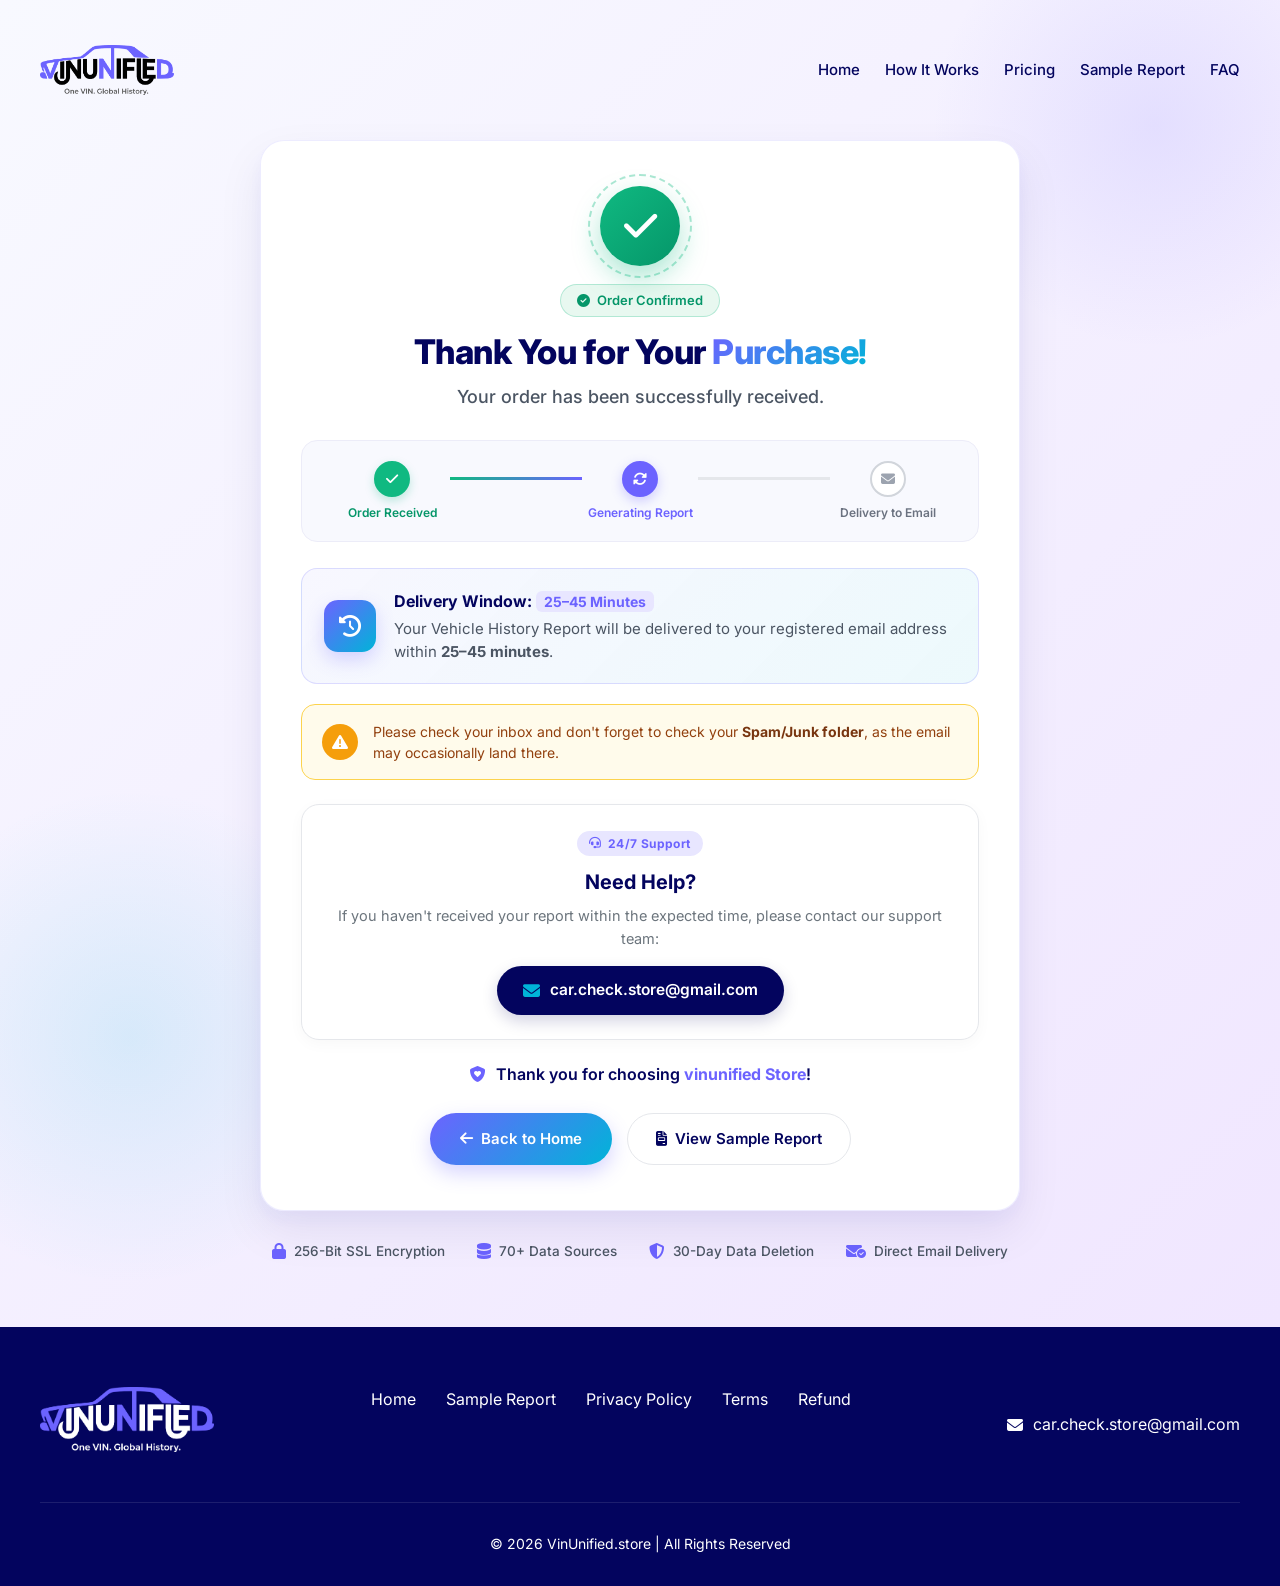
<file: thankyou.html>
<!DOCTYPE html>
<html lang="en">
<head>
    <meta charset="UTF-8">
    <meta name="viewport" content="width=device-width, initial-scale=1.0">
    <title>Thank You for Your Purchase | VinUnified</title>
    <meta name="description" content="Thank You for Your Purchase! Your order has been successfully received. Your Vehicle History Report will be delivered to your registered email address within 25–45 minutes.">
    
    <!-- Favicon -->
    <link rel="icon" type="image/png" sizes="32x32" href="assets/images/favicon.png">
    <link rel="icon" type="image/png" sizes="16x16" href="assets/images/favicon.png">
    <link rel="apple-touch-icon" href="assets/images/favicon.png">
    
    <!-- Font Awesome 6 -->
    <link rel="stylesheet" href="https://cdnjs.cloudflare.com/ajax/libs/font-awesome/6.5.1/css/all.min.css">
    
    <!-- Google Fonts -->
    <link href="https://fonts.googleapis.com/css2?family=Inter:opsz,wght@14..32,300;14..32,400;14..32,500;14..32,600;14..32,700;14..32,800&display=swap" rel="stylesheet">
    
    <!-- Main CSS -->
    <link rel="stylesheet" href="assets/css/style.css">

    <style>
        /* ============================================ */
        /* THANK YOU PAGE THEME */
        /* ============================================ */
        .thankyou-section {
            background: linear-gradient(135deg, #F8F9FF 0%, #F0E6FF 100%);
            padding: 30px 0 65px;
            position: relative;
            overflow: hidden;
        }

        .ambient-shape-1 {
            position: absolute;
            top: -100px;
            right: -100px;
            width: 450px;
            height: 450px;
            border-radius: 50%;
            background: radial-gradient(circle, rgba(108, 99, 255, 0.12) 0%, rgba(255, 255, 255, 0) 70%);
            pointer-events: none;
            z-index: 1;
        }

        .ambient-shape-2 {
            position: absolute;
            bottom: 40px;
            left: -120px;
            width: 500px;
            height: 500px;
            border-radius: 50%;
            background: radial-gradient(circle, rgba(0, 180, 216, 0.12) 0%, rgba(255, 255, 255, 0) 70%);
            pointer-events: none;
            z-index: 1;
        }

        .thankyou-content {
            position: relative;
            z-index: 2;
            max-width: 760px;
            margin: 30px auto 0;
            width: 100%;
        }

        .thankyou-card {
            background: rgba(255, 255, 255, 0.98);
            backdrop-filter: blur(15px);
            border-radius: 24px;
            padding: 45px 40px;
            box-shadow: 0 20px 45px rgba(3, 4, 94, 0.08), 0 8px 20px rgba(108, 99, 255, 0.04);
            border: 1px solid rgba(108, 99, 255, 0.12);
            text-align: center;
        }

        /* Celebratory Checkmark Icon */
        .success-icon-badge {
            width: 80px;
            height: 80px;
            margin: 0 auto 18px;
            background: linear-gradient(135deg, #10B981 0%, #059669 100%);
            border-radius: 50%;
            display: flex;
            align-items: center;
            justify-content: center;
            box-shadow: 0 12px 28px rgba(16, 185, 129, 0.35);
            position: relative;
        }

        .success-icon-badge::after {
            content: '';
            position: absolute;
            width: 100px;
            height: 100px;
            border-radius: 50%;
            border: 2px dashed rgba(16, 185, 129, 0.35);
            animation: spinRing 20s linear infinite;
        }

        @keyframes spinRing {
            to { transform: rotate(360deg); }
        }

        .success-icon-badge i {
            font-size: 38px;
            color: #FFFFFF;
        }

        .order-confirmed-pill {
            display: inline-flex;
            align-items: center;
            gap: 7px;
            background: #E8F8F0;
            color: #059669;
            font-weight: 600;
            font-size: 13px;
            padding: 5px 16px;
            border-radius: 50px;
            margin-bottom: 14px;
            border: 1px solid rgba(16, 185, 129, 0.25);
        }

        .thankyou-card h1 {
            font-size: 34px;
            font-weight: 800;
            color: var(--blue-dark);
            line-height: 1.25;
            margin-bottom: 10px;
            letter-spacing: -0.5px;
        }

        .thankyou-subtitle {
            font-size: 18px;
            color: #4B5563;
            font-weight: 500;
            margin-bottom: 28px;
        }

        /* Order Progress Tracker */
        .order-progress-box {
            background: #F8F9FE;
            border: 1px solid #ECECF8;
            border-radius: 16px;
            padding: 20px 24px;
            margin-bottom: 26px;
        }

        .order-progress-steps {
            display: flex;
            align-items: center;
            justify-content: space-between;
            position: relative;
        }

        .prog-step {
            display: flex;
            flex-direction: column;
            align-items: center;
            gap: 8px;
            flex: 1;
            z-index: 2;
        }

        .prog-circle {
            width: 36px;
            height: 36px;
            border-radius: 50%;
            display: flex;
            align-items: center;
            justify-content: center;
            font-size: 14px;
            background: white;
            border: 2px solid #D1D5DB;
            color: #9CA3AF;
            transition: all 0.3s;
        }

        .prog-step.done .prog-circle {
            background: #10B981;
            border-color: #10B981;
            color: white;
            box-shadow: 0 4px 10px rgba(16, 185, 129, 0.25);
        }

        .prog-step.processing .prog-circle {
            background: var(--purple-primary);
            border-color: var(--purple-primary);
            color: white;
            box-shadow: 0 4px 12px rgba(108, 99, 255, 0.3);
        }

        .prog-title {
            font-size: 12px;
            font-weight: 600;
            color: #6B7280;
            text-align: center;
            line-height: 1.3;
        }

        .prog-step.done .prog-title {
            color: #059669;
        }

        .prog-step.processing .prog-title {
            color: var(--purple-primary);
        }

        .prog-connector {
            height: 3px;
            flex-grow: 1;
            background: #E5E7EB;
            margin: 0 -8px 24px;
            z-index: 1;
        }

        .prog-connector.active {
            background: linear-gradient(90deg, #10B981, var(--purple-primary));
        }

        /* Delivery Time Box */
        .delivery-notice-box {
            display: flex;
            align-items: center;
            text-align: left;
            gap: 18px;
            background: linear-gradient(135deg, rgba(108, 99, 255, 0.05), rgba(0, 180, 216, 0.07));
            border: 1.5px solid rgba(108, 99, 255, 0.2);
            border-radius: 16px;
            padding: 20px 22px;
            margin-bottom: 20px;
        }

        .delivery-notice-icon {
            width: 52px;
            height: 52px;
            min-width: 52px;
            background: linear-gradient(135deg, var(--purple-primary), var(--blue-primary));
            border-radius: 14px;
            display: flex;
            align-items: center;
            justify-content: center;
            color: white;
            font-size: 22px;
            box-shadow: 0 8px 18px rgba(108, 99, 255, 0.25);
        }

        .delivery-notice-text h4 {
            font-size: 16px;
            font-weight: 700;
            color: var(--blue-dark);
            margin-bottom: 4px;
        }

        .delivery-notice-text p {
            font-size: 15px;
            color: #4B5563;
            line-height: 1.5;
            margin: 0;
        }

        .delivery-highlight-tag {
            background: var(--purple-light);
            color: var(--purple-primary);
            font-weight: 700;
            padding: 2px 8px;
            border-radius: 6px;
            font-size: 14px;
        }

        /* Spam / Junk Alert Callout */
        .spam-alert-box {
            display: flex;
            align-items: center;
            text-align: left;
            gap: 15px;
            background: #FFFBEB;
            border: 1.5px solid #FCD34D;
            border-radius: 14px;
            padding: 16px 20px;
            margin-bottom: 24px;
        }

        .spam-alert-icon {
            width: 36px;
            height: 36px;
            min-width: 36px;
            background: #F59E0B;
            color: white;
            border-radius: 50%;
            display: flex;
            align-items: center;
            justify-content: center;
            font-size: 16px;
        }

        .spam-alert-text {
            font-size: 14px;
            color: #92400E;
            line-height: 1.5;
        }

        .spam-alert-text strong {
            color: #78350F;
        }

        /* Need Help Support Card */
        .help-support-box {
            background: white;
            border: 1.5px solid #E5E7EB;
            border-radius: 18px;
            padding: 24px 22px;
            margin-bottom: 22px;
            text-align: center;
            box-shadow: 0 4px 15px rgba(0, 0, 0, 0.03);
        }

        .help-support-badge {
            display: inline-flex;
            align-items: center;
            gap: 6px;
            background: var(--purple-light);
            color: var(--purple-primary);
            font-size: 12px;
            font-weight: 700;
            padding: 3px 12px;
            border-radius: 50px;
            margin-bottom: 10px;
            letter-spacing: 0.4px;
        }

        .help-support-box h3 {
            font-size: 20px;
            font-weight: 700;
            color: var(--blue-dark);
            margin-bottom: 6px;
        }

        .help-support-box p {
            font-size: 14.5px;
            color: var(--gray);
            margin-bottom: 16px;
        }

        .support-email-pill {
            display: inline-flex;
            align-items: center;
            gap: 10px;
            background: var(--blue-dark);
            color: white !important;
            font-size: 15.5px;
            font-weight: 600;
            padding: 12px 26px;
            border-radius: 50px;
            text-decoration: none;
            transition: all 0.3s ease;
            box-shadow: 0 6px 16px rgba(3, 4, 94, 0.18);
        }

        .support-email-pill:hover {
            background: var(--purple-primary);
            transform: translateY(-2px);
            box-shadow: 0 10px 22px rgba(108, 99, 255, 0.3);
        }

        .support-email-pill i {
            color: #00B4D8;
            font-size: 17px;
        }

        /* Thank you closing note */
        .store-closing-text {
            font-size: 16px;
            font-weight: 600;
            color: var(--blue-dark);
            margin-bottom: 25px;
        }

        .store-closing-text span {
            color: var(--purple-primary);
            font-weight: 700;
        }

        /* Buttons */
        .thankyou-btn-row {
            display: flex;
            gap: 15px;
            justify-content: center;
            flex-wrap: wrap;
        }

        .btn-thankyou-primary {
            display: inline-flex;
            align-items: center;
            gap: 8px;
            background: linear-gradient(135deg, var(--purple-primary), var(--blue-primary));
            color: white !important;
            padding: 13px 30px;
            border-radius: 50px;
            font-weight: 600;
            font-size: 15px;
            text-decoration: none;
            box-shadow: 0 8px 20px rgba(108, 99, 255, 0.28);
            transition: all 0.3s ease;
        }

        .btn-thankyou-primary:hover {
            transform: translateY(-2px);
            box-shadow: 0 12px 25px rgba(108, 99, 255, 0.38);
        }

        .btn-thankyou-outline {
            display: inline-flex;
            align-items: center;
            gap: 8px;
            background: white;
            color: var(--blue-dark) !important;
            border: 1.5px solid #E5E7EB;
            padding: 13px 28px;
            border-radius: 50px;
            font-weight: 600;
            font-size: 15px;
            text-decoration: none;
            transition: all 0.3s ease;
        }

        .btn-thankyou-outline:hover {
            border-color: var(--purple-primary);
            color: var(--purple-primary) !important;
            background: var(--purple-light);
            transform: translateY(-2px);
        }

        /* Trust Stats Bar */
        .trust-stats-row {
            margin-top: 30px;
            display: flex;
            justify-content: center;
            gap: 32px;
            flex-wrap: wrap;
        }

        .trust-stat-item {
            display: flex;
            align-items: center;
            gap: 8px;
            font-size: 13.5px;
            color: #4B5563;
            font-weight: 500;
        }

        .trust-stat-item i {
            color: var(--purple-primary);
            font-size: 16px;
        }

        /* Responsive */
        @media (max-width: 768px) {
            .thankyou-card {
                padding: 35px 20px;
                border-radius: 20px;
            }

            .thankyou-card h1 {
                font-size: 26px;
            }

            .thankyou-subtitle {
                font-size: 15px;
                margin-bottom: 20px;
            }

            .order-progress-box {
                padding: 16px 12px;
            }

            .prog-circle {
                width: 32px;
                height: 32px;
                font-size: 12px;
            }

            .prog-title {
                font-size: 10.5px;
            }

            .delivery-notice-box {
                flex-direction: column;
                align-items: flex-start;
                gap: 12px;
                padding: 16px 18px;
            }

            .delivery-notice-icon {
                width: 44px;
                height: 44px;
                min-width: 44px;
                font-size: 18px;
            }

            .spam-alert-box {
                flex-direction: column;
                align-items: flex-start;
                gap: 10px;
                padding: 14px 16px;
            }

            .support-email-pill {
                width: 100%;
                justify-content: center;
                font-size: 14px;
                padding: 12px 16px;
            }

            .thankyou-btn-row {
                flex-direction: column;
            }

            .btn-thankyou-primary, .btn-thankyou-outline {
                width: 100%;
                justify-content: center;
            }

            .trust-stats-row {
                flex-direction: column;
                align-items: center;
                gap: 12px;
            }
        }
    </style>
</head>

<body>
    <!-- Top Hero Section Containing Navigation and Thank You Content -->
    <section class="thankyou-section">
        <div class="ambient-shape-1"></div>
        <div class="ambient-shape-2"></div>

        <div class="container">
            <!-- Navigation (Exact Home Page Theme) -->
            <nav class="navbar">
                <div class="logo">
                    <a href="index.php" style="display: flex; align-items: center;">
                        <img src="assets/images/vinunified-nav.png" alt="VinUnified Logo" class="logo-img">
                    </a>
                </div>
                
                <button class="hamburger" id="hamburgerBtn" aria-label="Toggle navigation menu">
                    <i class="fas fa-bars"></i>
                </button>
                
                <div class="nav-links" id="navLinks">
                    <a href="index.php">Home</a>
                    <a href="index.php#how-it-works">How It Works</a>
                    <a href="index.php#pricing">Pricing</a>
                    <a href="sample-report.php">Sample Report</a>
                    <a href="index.php#faq">FAQ</a>
                </div>
            </nav>
            <div class="menu-overlay" id="menuOverlay"></div>

            <!-- Main Thank You Card Content -->
            <div class="thankyou-content">
                <div class="thankyou-card">
                    
                    <!-- Checkmark Icon with Spinning Ring -->
                    <div class="success-icon-badge">
                        <i class="fas fa-check"></i>
                    </div>

                    <!-- Status Pill -->
                    <div>
                        <span class="order-confirmed-pill">
                            <i class="fas fa-circle-check"></i> Order Confirmed
                        </span>
                    </div>

                    <!-- Heading -->
                    <h1>Thank You for Your <span class="gradient-text">Purchase!</span></h1>
                    <p class="thankyou-subtitle">Your order has been successfully received.</p>

                    <!-- Order Progress Stepper -->
                    <div class="order-progress-box">
                        <div class="order-progress-steps">
                            <div class="prog-step done">
                                <div class="prog-circle"><i class="fas fa-check"></i></div>
                                <div class="prog-title">Order Received</div>
                            </div>
                            <div class="prog-connector active"></div>
                            <div class="prog-step processing">
                                <div class="prog-circle"><i class="fas fa-rotate fa-spin"></i></div>
                                <div class="prog-title">Generating Report</div>
                            </div>
                            <div class="prog-connector"></div>
                            <div class="prog-step">
                                <div class="prog-circle"><i class="fas fa-envelope"></i></div>
                                <div class="prog-title">Delivery to Email</div>
                            </div>
                        </div>
                    </div>

                    <!-- Delivery Notice Box -->
                    <div class="delivery-notice-box">
                        <div class="delivery-notice-icon">
                            <i class="fas fa-clock-rotate-left"></i>
                        </div>
                        <div class="delivery-notice-text">
                            <h4>Delivery Window: <span class="delivery-highlight-tag">25–45 Minutes</span></h4>
                            <p>Your Vehicle History Report will be delivered to your registered email address within <strong>25–45 minutes</strong>.</p>
                        </div>
                    </div>

                    <!-- Spam / Junk Notice Box -->
                    <div class="spam-alert-box">
                        <div class="spam-alert-icon">
                            <i class="fas fa-triangle-exclamation"></i>
                        </div>
                        <div class="spam-alert-text">
                            Please check your inbox and don't forget to check your <strong>Spam/Junk folder</strong>, as the email may occasionally land there.
                        </div>
                    </div>

                    <!-- Need Help Support Card -->
                    <div class="help-support-box">
                        <span class="help-support-badge"><i class="fas fa-headset"></i> 24/7 Support</span>
                        <h3>Need Help?</h3>
                        <p>If you haven't received your report within the expected time, please contact our support team:</p>
                        <a href="mailto:car.check.store@gmail.com" class="support-email-pill">
                            <i class="fas fa-envelope"></i>
                            <span>car.check.store@gmail.com</span>
                        </a>
                    </div>

                    <!-- Brand Closing -->
                    <div class="store-closing-text">
                        <i class="fas fa-shield-heart" style="color: #6C63FF; margin-right: 6px;"></i> Thank you for choosing <span>vinunified Store</span>!
                    </div>

                    <!-- Action Buttons -->
                    <div class="thankyou-btn-row">
                        <a href="index.php" class="btn-thankyou-primary">
                            <i class="fas fa-arrow-left"></i> Back to Home
                        </a>
                        <a href="sample-report.php" class="btn-thankyou-outline">
                            <i class="fas fa-file-invoice"></i> View Sample Report
                        </a>
                    </div>

                </div>

                <!-- Trust Stats Row -->
                <div class="trust-stats-row">
                    <div class="trust-stat-item">
                        <i class="fas fa-lock"></i>
                        <span>256-Bit SSL Encryption</span>
                    </div>
                    <div class="trust-stat-item">
                        <i class="fas fa-database"></i>
                        <span>70+ Data Sources</span>
                    </div>
                    <div class="trust-stat-item">
                        <i class="fas fa-shield-alt"></i>
                        <span>30-Day Data Deletion</span>
                    </div>
                    <div class="trust-stat-item">
                        <i class="fas fa-envelope-circle-check"></i>
                        <span>Direct Email Delivery</span>
                    </div>
                </div>

            </div>
        </div>
    </section>

    <!-- Footer (Matching Home Page) -->
    <footer class="footer">
        <div class="container">
            <div class="footer-content">
                <div class="footer-logo">
                    <img src="assets/images/vinunified-footer.png" alt="VinUnified Logo" class="footer-logo-img">
                </div>
                <div class="footer-links">
                    <a href="index.php">Home</a>
                    <a href="sample-report.php">Sample Report</a>
                    <a href="legal.php">Privacy Policy</a>
                    <a href="legal.php">Terms</a>
                    <a href="legal.php">Refund</a>
                </div>
                <div class="footer-contact">
                    <i class="fas fa-envelope"></i> car.check.store@gmail.com
                </div>
            </div>
            <div class="footer-bottom">
                <p>&copy; 2026 VinUnified.store | All Rights Reserved</p>
            </div>
        </div>
    </footer>

    <!-- Mobile Navigation Script -->
    <script>
    (function() {
        const hamburger = document.getElementById('hamburgerBtn');
        const navLinks = document.getElementById('navLinks');
        const overlay = document.getElementById('menuOverlay');
        
        if (!hamburger || !navLinks || !overlay) return;
        
        function openMenu() {
            navLinks.classList.add('active');
            overlay.classList.add('active');
            document.body.style.overflow = 'hidden';
            hamburger.innerHTML = '<i class="fas fa-times"></i>';
        }
        
        function closeMenu() {
            navLinks.classList.remove('active');
            overlay.classList.remove('active');
            document.body.style.overflow = '';
            hamburger.innerHTML = '<i class="fas fa-bars"></i>';
        }
        
        hamburger.addEventListener('click', function(e) {
            e.stopPropagation();
            if (navLinks.classList.contains('active')) {
                closeMenu();
            } else {
                openMenu();
            }
        });
        
        overlay.addEventListener('click', closeMenu);
        
        document.querySelectorAll('.nav-links a').forEach(link => {
            link.addEventListener('click', closeMenu);
        });
        
        window.addEventListener('resize', function() {
            if (window.innerWidth > 768 && navLinks.classList.contains('active')) {
                closeMenu();
            }
        });
    })();
    </script>
</body>
</html>
</file>
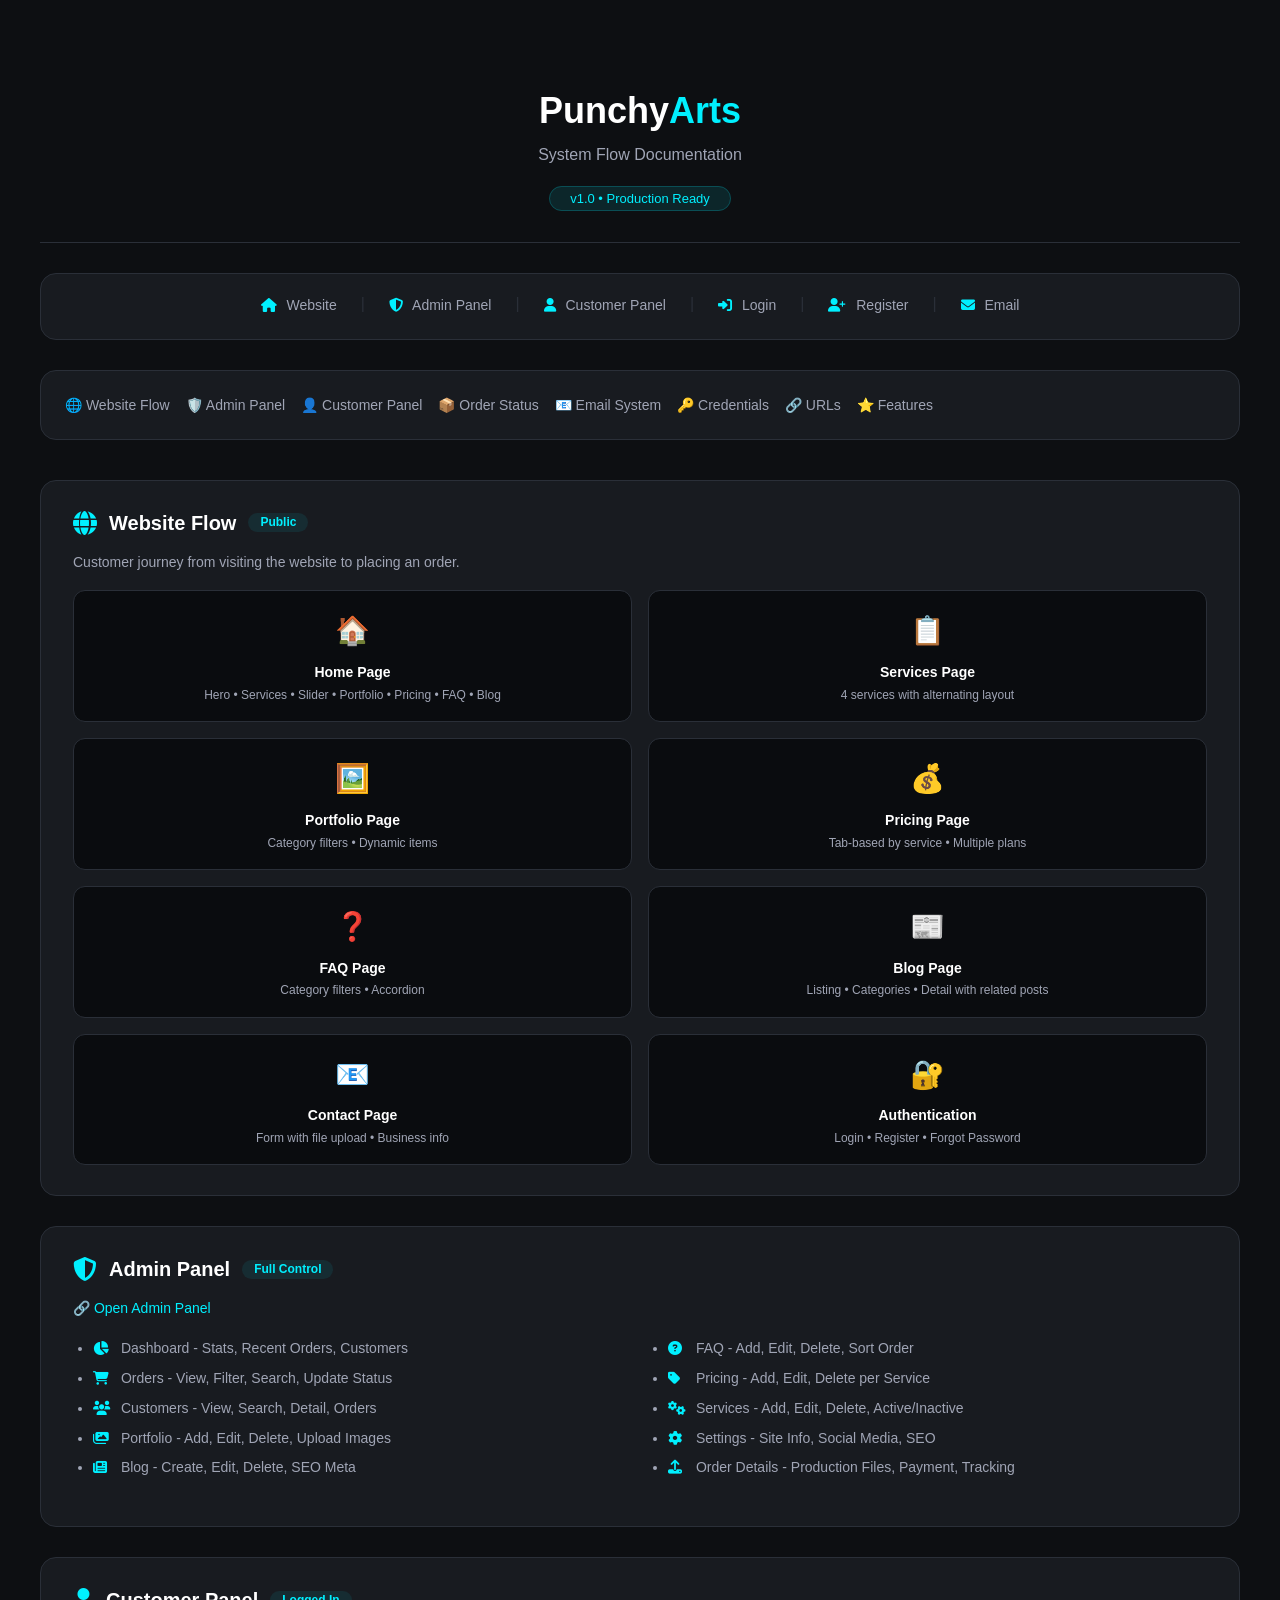
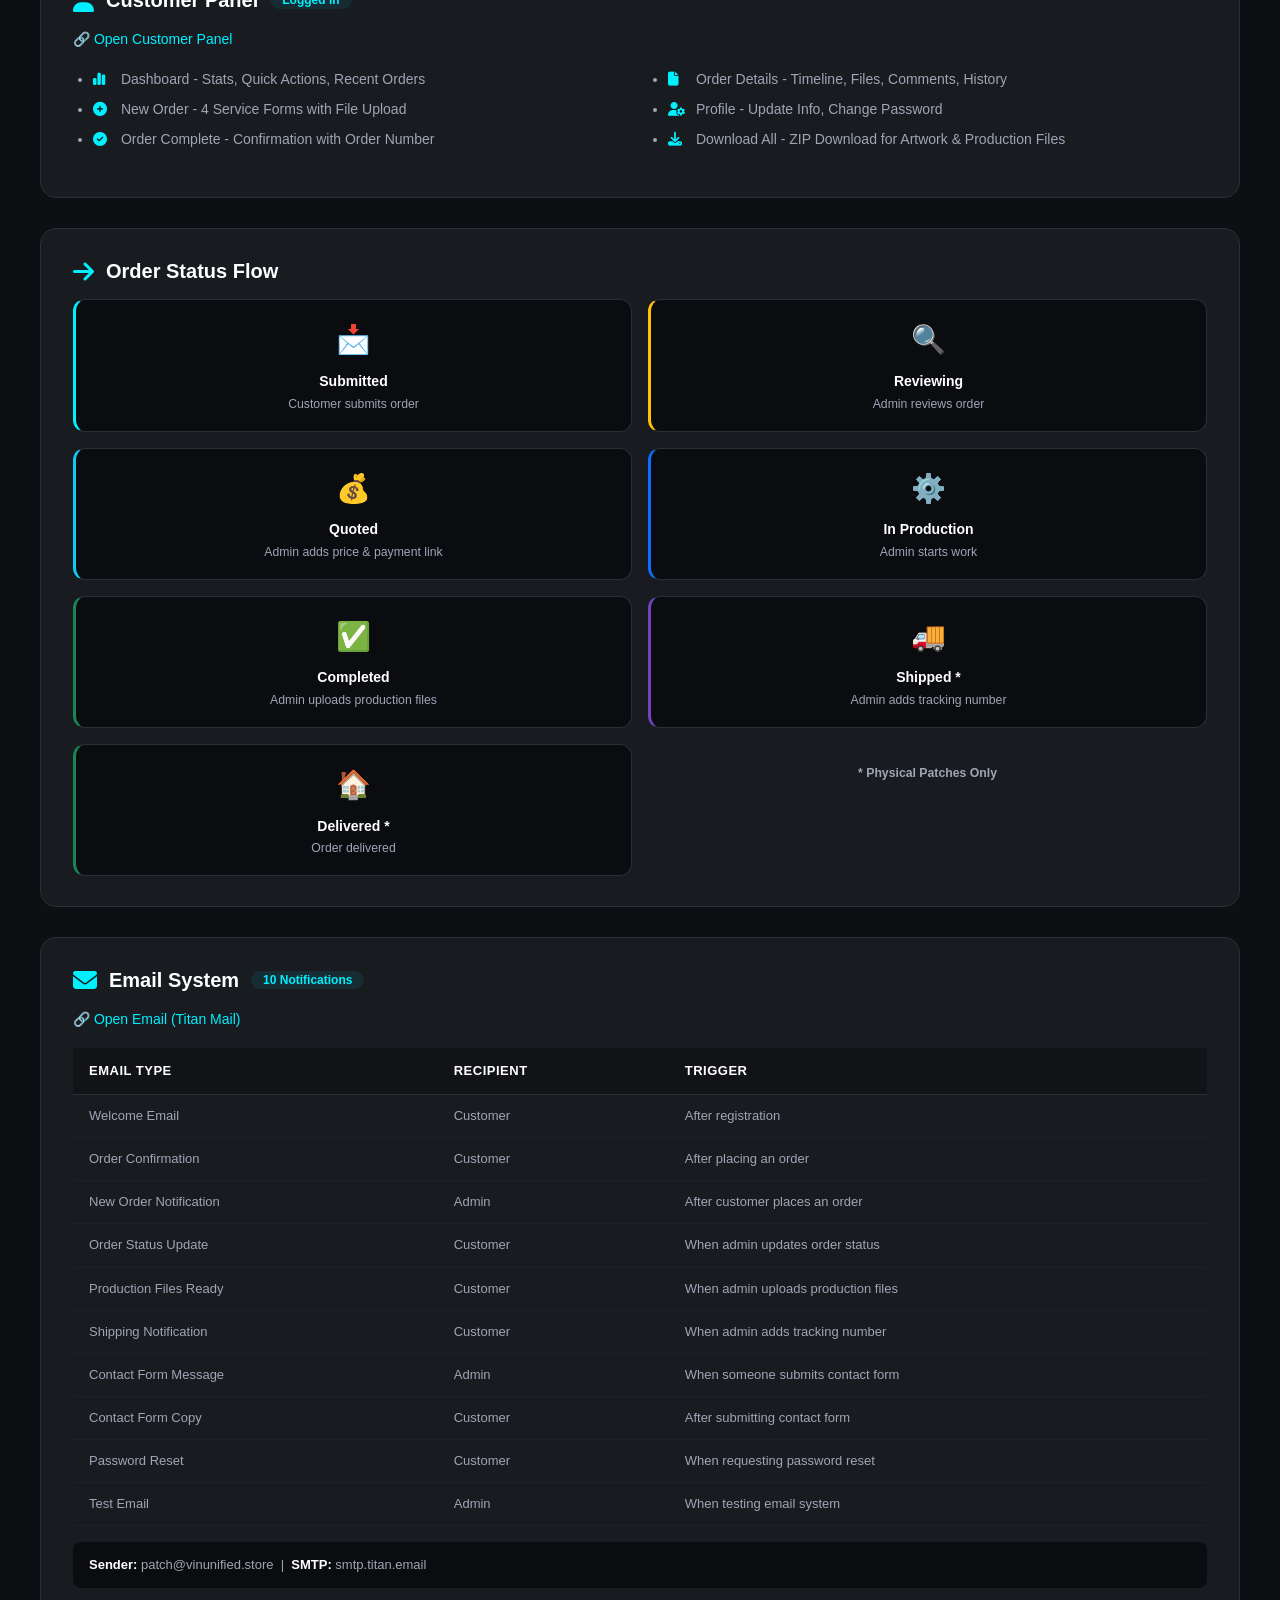
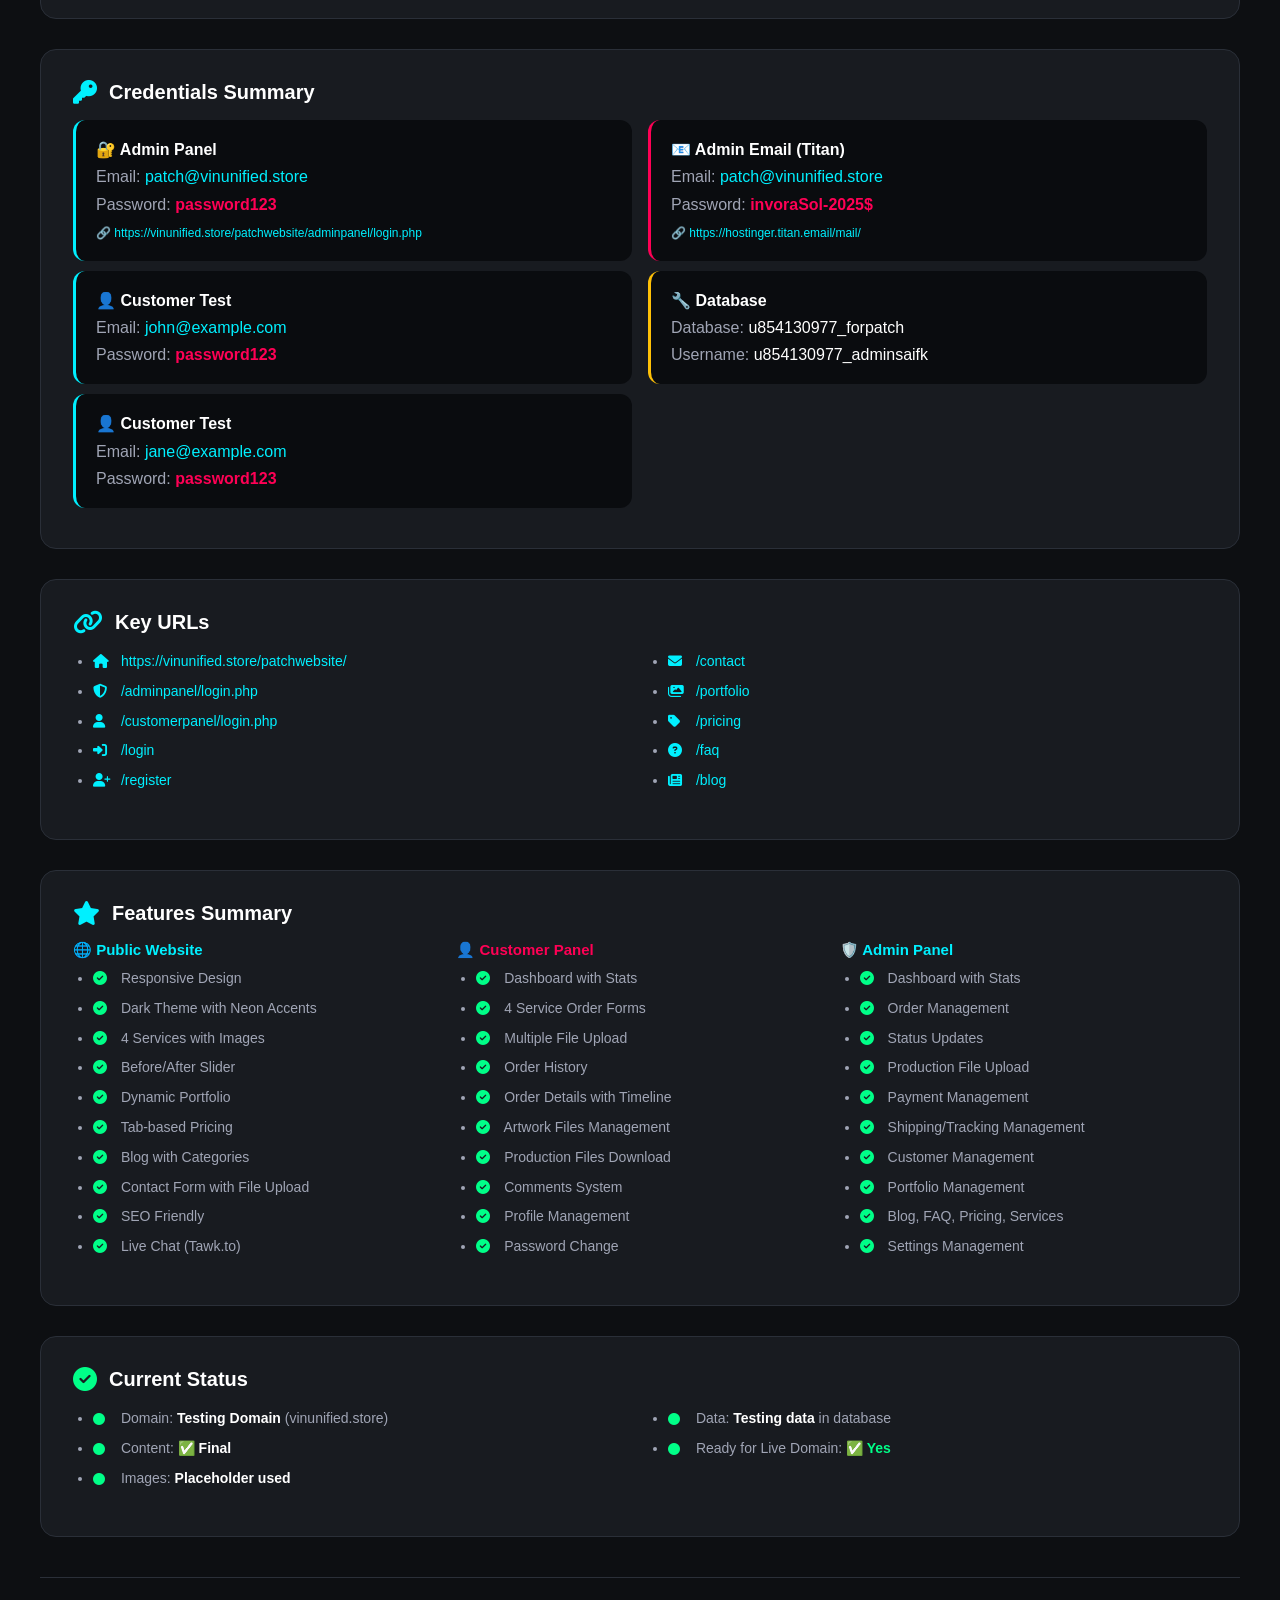
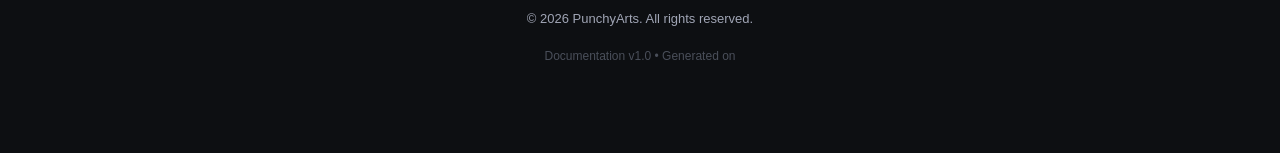
<file: patchwebsite/documentation.html>
<!DOCTYPE html>
<html lang="en">
<head>
    <meta charset="UTF-8">
    <meta name="viewport" content="width=device-width, initial-scale=1.0">
    <title>PunchyArts - System Documentation</title>
    <link href="https://cdn.jsdelivr.net/npm/bootstrap@5.3.0/dist/css/bootstrap.min.css" rel="stylesheet">
    <link rel="stylesheet" href="https://cdnjs.cloudflare.com/ajax/libs/font-awesome/6.5.0/css/all.min.css">
    <style>
        :root {
            --bg-dark: #0D0F12;
            --bg-card: #181B20;
            --cyan: #00F0FF;
            --magenta: #FF0055;
            --white: #FFFFFF;
            --muted: #A0A5B5;
            --border-color: #2A2F38;
            --radius: 16px;
        }
        * {
            font-family: 'Inter', -apple-system, BlinkMacSystemFont, 'Segoe UI', Roboto, sans-serif;
        }
        body {
            background: var(--bg-dark);
            color: var(--white);
            padding: 40px 20px;
            line-height: 1.7;
        }
        .doc-wrapper {
            max-width: 1200px;
            margin: 0 auto;
        }
        /* Header */
        .doc-header {
            text-align: center;
            padding: 40px 0 30px;
            border-bottom: 1px solid var(--border-color);
            margin-bottom: 30px;
        }
        .doc-header .logo {
            font-size: 36px;
            font-weight: 800;
        }
        .doc-header .logo span {
            color: var(--cyan);
        }
        .doc-header p {
            color: var(--muted);
            font-size: 16px;
        }
        .doc-header .badge-version {
            background: rgba(0, 240, 255, 0.1);
            color: var(--cyan);
            padding: 4px 20px;
            border-radius: 50px;
            font-size: 13px;
            border: 1px solid rgba(0, 240, 255, 0.2);
        }

        /* Quick Links - Top */
        .quick-links {
            background: var(--bg-card);
            border: 1px solid var(--border-color);
            border-radius: var(--radius);
            padding: 16px 24px;
            margin-bottom: 30px;
            display: flex;
            flex-wrap: wrap;
            gap: 12px 24px;
            justify-content: center;
        }
        .quick-links a {
            color: var(--muted);
            text-decoration: none;
            font-size: 14px;
            font-weight: 500;
            transition: all 0.3s ease;
            padding: 4px 0;
            border-bottom: 2px solid transparent;
        }
        .quick-links a:hover {
            color: var(--cyan);
            border-bottom-color: var(--cyan);
        }
        .quick-links a i {
            margin-right: 6px;
            color: var(--cyan);
        }
        .quick-links .separator {
            color: var(--border-color);
        }

        /* Navigation */
        .doc-nav {
            background: var(--bg-card);
            border: 1px solid var(--border-color);
            border-radius: var(--radius);
            padding: 20px 24px;
            margin-bottom: 40px;
        }
        .doc-nav ul {
            list-style: none;
            padding: 0;
            margin: 0;
            display: flex;
            flex-wrap: wrap;
            gap: 8px 16px;
        }
        .doc-nav ul li a {
            color: var(--muted);
            text-decoration: none;
            font-size: 14px;
            font-weight: 500;
            padding: 4px 0;
            transition: all 0.3s ease;
            border-bottom: 2px solid transparent;
        }
        .doc-nav ul li a:hover {
            color: var(--cyan);
            border-bottom-color: var(--cyan);
        }

        /* Cards */
        .doc-card {
            background: var(--bg-card);
            border: 1px solid var(--border-color);
            border-radius: var(--radius);
            padding: 30px 32px;
            margin-bottom: 30px;
            transition: all 0.3s ease;
        }
        .doc-card:hover {
            border-color: rgba(0, 240, 255, 0.15);
        }
        .doc-card .card-icon {
            color: var(--cyan);
            font-size: 24px;
            margin-right: 12px;
        }
        .doc-card h3 {
            font-weight: 700;
            font-size: 20px;
            margin-bottom: 16px;
            display: flex;
            align-items: center;
        }
        .doc-card h3 .badge-count {
            background: rgba(0, 240, 255, 0.08);
            color: var(--cyan);
            font-size: 12px;
            padding: 2px 12px;
            border-radius: 20px;
            margin-left: 12px;
            font-weight: 600;
        }
        .doc-card p, .doc-card li {
            color: var(--muted);
            font-size: 14px;
        }
        .doc-card ul {
            padding-left: 20px;
        }
        .doc-card ul li {
            margin-bottom: 6px;
        }
        .doc-card ul li i {
            color: var(--cyan);
            margin-right: 8px;
            width: 16px;
        }
        .doc-card .grid-2 {
            display: grid;
            grid-template-columns: 1fr 1fr;
            gap: 16px;
        }
        .doc-card .grid-3 {
            display: grid;
            grid-template-columns: repeat(3, 1fr);
            gap: 16px;
        }
        .doc-card .grid-4 {
            display: grid;
            grid-template-columns: repeat(4, 1fr);
            gap: 16px;
        }

        /* Flow Diagram */
        .flow-box {
            background: #0A0C0F;
            border: 1px solid var(--border-color);
            border-radius: 12px;
            padding: 16px 20px;
            text-align: center;
            font-weight: 600;
            font-size: 14px;
            transition: all 0.3s ease;
        }
        .flow-box:hover {
            border-color: var(--cyan);
        }
        .flow-box .flow-icon {
            display: block;
            font-size: 28px;
            margin-bottom: 6px;
            color: var(--cyan);
        }

        /* Table */
        .table-custom {
            width: 100%;
            border-collapse: collapse;
        }
        .table-custom thead th {
            background: rgba(0, 0, 0, 0.3);
            color: var(--white);
            font-weight: 600;
            font-size: 13px;
            text-transform: uppercase;
            letter-spacing: 0.5px;
            padding: 12px 16px;
            border-bottom: 1px solid var(--border-color);
            text-align: left;
        }
        .table-custom tbody td {
            padding: 10px 16px;
            border-bottom: 1px solid rgba(255, 255, 255, 0.03);
            color: var(--muted);
            font-size: 13px;
        }
        .table-custom tbody tr:hover {
            background: rgba(255, 255, 255, 0.02);
        }
        .table-custom a {
            color: var(--cyan);
            text-decoration: none;
        }
        .table-custom a:hover {
            text-decoration: underline;
        }

        /* Badges */
        .badge-status {
            padding: 3px 14px;
            border-radius: 20px;
            font-size: 12px;
            font-weight: 600;
        }
        .badge-status.success {
            background: rgba(0, 255, 136, 0.12);
            color: #00ff88;
        }
        .badge-status.info {
            background: rgba(0, 240, 255, 0.12);
            color: var(--cyan);
        }
        .badge-status.warning {
            background: rgba(255, 193, 7, 0.12);
            color: #ffc107;
        }

        /* Credentials Box */
        .cred-box {
            background: #0A0C0F;
            border-radius: 12px;
            padding: 16px 20px;
            border-left: 3px solid var(--cyan);
            margin-bottom: 10px;
        }
        .cred-box strong {
            color: var(--white);
        }
        .cred-box span {
            color: var(--muted);
        }
        .cred-box .pass {
            color: var(--magenta);
            font-weight: 600;
        }
        .cred-box a {
            color: var(--cyan);
            text-decoration: none;
        }
        .cred-box a:hover {
            text-decoration: underline;
        }

        /* URL Link Style */
        .url-link {
            color: var(--cyan) !important;
            text-decoration: none !important;
            font-weight: 500;
        }
        .url-link:hover {
            text-decoration: underline !important;
        }

        /* Footer */
        .doc-footer {
            text-align: center;
            padding: 30px 0;
            border-top: 1px solid var(--border-color);
            margin-top: 40px;
            color: var(--muted);
            font-size: 13px;
        }

        /* Responsive */
        @media (max-width: 768px) {
            .doc-card .grid-2,
            .doc-card .grid-3,
            .doc-card .grid-4 {
                grid-template-columns: 1fr;
            }
            .doc-nav ul {
                flex-direction: column;
                gap: 4px;
            }
            .doc-card {
                padding: 20px;
            }
            .doc-header .logo {
                font-size: 28px;
            }
            body {
                padding: 16px;
            }
            .quick-links {
                flex-direction: column;
                align-items: center;
                gap: 6px;
            }
            .quick-links .separator {
                display: none;
            }
        }
        @media (max-width: 576px) {
            .doc-card .grid-2,
            .doc-card .grid-3,
            .doc-card .grid-4 {
                grid-template-columns: 1fr;
            }
        }
    </style>
</head>
<body>

<div class="doc-wrapper">

    <!-- ============================================
    HEADER
    ============================================ -->
    <div class="doc-header">
        <div class="logo">Punchy<span>Arts</span></div>
        <p>System Flow Documentation</p>
        <span class="badge-version">v1.0 • Production Ready</span>
    </div>

    <!-- ============================================
    QUICK LINKS - TOP
    ============================================ -->
    <div class="quick-links">
        <a href="https://vinunified.store/patchwebsite/" target="_blank"><i class="fas fa-home"></i> Website</a>
        <span class="separator">|</span>
        <a href="https://vinunified.store/patchwebsite/adminpanel/login.php" target="_blank"><i class="fas fa-shield-alt"></i> Admin Panel</a>
        <span class="separator">|</span>
        <a href="https://vinunified.store/patchwebsite/customerpanel/login.php" target="_blank"><i class="fas fa-user"></i> Customer Panel</a>
        <span class="separator">|</span>
        <a href="https://vinunified.store/patchwebsite/login" target="_blank"><i class="fas fa-sign-in-alt"></i> Login</a>
        <span class="separator">|</span>
        <a href="https://vinunified.store/patchwebsite/register" target="_blank"><i class="fas fa-user-plus"></i> Register</a>
        <span class="separator">|</span>
        <a href="https://hostinger.titan.email/mail/" target="_blank"><i class="fas fa-envelope"></i> Email</a>
    </div>

    <!-- ============================================
    NAVIGATION
    ============================================ -->
    <div class="doc-nav">
        <ul>
            <li><a href="#website">🌐 Website Flow</a></li>
            <li><a href="#admin">🛡️ Admin Panel</a></li>
            <li><a href="#customer">👤 Customer Panel</a></li>
            <li><a href="#order-status">📦 Order Status</a></li>
            <li><a href="#email">📧 Email System</a></li>
            <li><a href="#credentials">🔑 Credentials</a></li>
            <li><a href="#urls">🔗 URLs</a></li>
            <li><a href="#features">⭐ Features</a></li>
        </ul>
    </div>

    <!-- ============================================
    WEBSITE FLOW
    ============================================ -->
    <div id="website" class="doc-card">
        <h3><i class="fas fa-globe card-icon"></i> Website Flow <span class="badge-count">Public</span></h3>
        <p>Customer journey from visiting the website to placing an order.</p>

        <div class="grid-2" style="margin-top:16px;">
            <div class="flow-box">
                <span class="flow-icon">🏠</span>
                Home Page
                <small style="display:block;color:var(--muted);font-weight:400;font-size:12px;">Hero • Services • Slider • Portfolio • Pricing • FAQ • Blog</small>
            </div>
            <div class="flow-box">
                <span class="flow-icon">📋</span>
                Services Page
                <small style="display:block;color:var(--muted);font-weight:400;font-size:12px;">4 services with alternating layout</small>
            </div>
            <div class="flow-box">
                <span class="flow-icon">🖼️</span>
                Portfolio Page
                <small style="display:block;color:var(--muted);font-weight:400;font-size:12px;">Category filters • Dynamic items</small>
            </div>
            <div class="flow-box">
                <span class="flow-icon">💰</span>
                Pricing Page
                <small style="display:block;color:var(--muted);font-weight:400;font-size:12px;">Tab-based by service • Multiple plans</small>
            </div>
            <div class="flow-box">
                <span class="flow-icon">❓</span>
                FAQ Page
                <small style="display:block;color:var(--muted);font-weight:400;font-size:12px;">Category filters • Accordion</small>
            </div>
            <div class="flow-box">
                <span class="flow-icon">📰</span>
                Blog Page
                <small style="display:block;color:var(--muted);font-weight:400;font-size:12px;">Listing • Categories • Detail with related posts</small>
            </div>
            <div class="flow-box">
                <span class="flow-icon">📧</span>
                Contact Page
                <small style="display:block;color:var(--muted);font-weight:400;font-size:12px;">Form with file upload • Business info</small>
            </div>
            <div class="flow-box">
                <span class="flow-icon">🔐</span>
                Authentication
                <small style="display:block;color:var(--muted);font-weight:400;font-size:12px;">Login • Register • Forgot Password</small>
            </div>
        </div>
    </div>

    <!-- ============================================
    ADMIN PANEL
    ============================================ -->
    <div id="admin" class="doc-card">
        <h3><i class="fas fa-shield-alt card-icon"></i> Admin Panel <span class="badge-count">Full Control</span></h3>
        <p><a href="https://vinunified.store/patchwebsite/adminpanel/login.php" target="_blank" class="url-link">🔗 Open Admin Panel</a></p>

        <div class="grid-2">
            <div>
                <ul>
                    <li><i class="fas fa-chart-pie"></i> Dashboard - Stats, Recent Orders, Customers</li>
                    <li><i class="fas fa-shopping-cart"></i> Orders - View, Filter, Search, Update Status</li>
                    <li><i class="fas fa-users"></i> Customers - View, Search, Detail, Orders</li>
                    <li><i class="fas fa-images"></i> Portfolio - Add, Edit, Delete, Upload Images</li>
                    <li><i class="fas fa-newspaper"></i> Blog - Create, Edit, Delete, SEO Meta</li>
                </ul>
            </div>
            <div>
                <ul>
                    <li><i class="fas fa-question-circle"></i> FAQ - Add, Edit, Delete, Sort Order</li>
                    <li><i class="fas fa-tag"></i> Pricing - Add, Edit, Delete per Service</li>
                    <li><i class="fas fa-cogs"></i> Services - Add, Edit, Delete, Active/Inactive</li>
                    <li><i class="fas fa-cog"></i> Settings - Site Info, Social Media, SEO</li>
                    <li><i class="fas fa-upload"></i> Order Details - Production Files, Payment, Tracking</li>
                </ul>
            </div>
        </div>
    </div>

    <!-- ============================================
    CUSTOMER PANEL
    ============================================ -->
    <div id="customer" class="doc-card">
        <h3><i class="fas fa-user card-icon"></i> Customer Panel <span class="badge-count">Logged In</span></h3>
        <p><a href="https://vinunified.store/patchwebsite/customerpanel/login.php" target="_blank" class="url-link">🔗 Open Customer Panel</a></p>

        <div class="grid-2">
            <div>
                <ul>
                    <li><i class="fas fa-chart-simple"></i> Dashboard - Stats, Quick Actions, Recent Orders</li>
                    <li><i class="fas fa-plus-circle"></i> New Order - 4 Service Forms with File Upload</li>
                    <li><i class="fas fa-check-circle"></i> Order Complete - Confirmation with Order Number</li>
                </ul>
            </div>
            <div>
                <ul>
                    <li><i class="fas fa-file"></i> Order Details - Timeline, Files, Comments, History</li>
                    <li><i class="fas fa-user-cog"></i> Profile - Update Info, Change Password</li>
                    <li><i class="fas fa-download"></i> Download All - ZIP Download for Artwork & Production Files</li>
                </ul>
            </div>
        </div>
    </div>

    <!-- ============================================
    ORDER STATUS FLOW
    ============================================ -->
    <div id="order-status" class="doc-card">
        <h3><i class="fas fa-arrow-right card-icon"></i> Order Status Flow</h3>

        <div class="grid-2" style="margin-top:12px;">
            <div class="flow-box" style="border-left:3px solid var(--cyan);">
                <span class="flow-icon">📩</span>
                Submitted
                <small style="display:block;color:var(--muted);font-weight:400;">Customer submits order</small>
            </div>
            <div class="flow-box" style="border-left:3px solid #ffc107;">
                <span class="flow-icon">🔍</span>
                Reviewing
                <small style="display:block;color:var(--muted);font-weight:400;">Admin reviews order</small>
            </div>
            <div class="flow-box" style="border-left:3px solid #0dcaf0;">
                <span class="flow-icon">💰</span>
                Quoted
                <small style="display:block;color:var(--muted);font-weight:400;">Admin adds price & payment link</small>
            </div>
            <div class="flow-box" style="border-left:3px solid #0d6efd;">
                <span class="flow-icon">⚙️</span>
                In Production
                <small style="display:block;color:var(--muted);font-weight:400;">Admin starts work</small>
            </div>
            <div class="flow-box" style="border-left:3px solid #198754;">
                <span class="flow-icon">✅</span>
                Completed
                <small style="display:block;color:var(--muted);font-weight:400;">Admin uploads production files</small>
            </div>
            <div class="flow-box" style="border-left:3px solid #6f42c1;">
                <span class="flow-icon">🚚</span>
                Shipped *
                <small style="display:block;color:var(--muted);font-weight:400;">Admin adds tracking number</small>
            </div>
            <div class="flow-box" style="border-left:3px solid #198754;">
                <span class="flow-icon">🏠</span>
                Delivered *
                <small style="display:block;color:var(--muted);font-weight:400;">Order delivered</small>
            </div>
            <div class="flow-box" style="background:transparent;border-color:transparent;">
                <small style="color:var(--muted);">* Physical Patches Only</small>
            </div>
        </div>
    </div>

    <!-- ============================================
    EMAIL SYSTEM
    ============================================ -->
    <div id="email" class="doc-card">
        <h3><i class="fas fa-envelope card-icon"></i> Email System <span class="badge-count">10 Notifications</span></h3>
        <p><a href="https://hostinger.titan.email/mail/" target="_blank" class="url-link">🔗 Open Email (Titan Mail)</a></p>

        <div class="table-responsive">
            <table class="table-custom">
                <thead>
                    <tr>
                        <th>Email Type</th>
                        <th>Recipient</th>
                        <th>Trigger</th>
                    </tr>
                </thead>
                <tbody>
                    <tr><td>Welcome Email</td><td>Customer</td><td>After registration</td></tr>
                    <tr><td>Order Confirmation</td><td>Customer</td><td>After placing an order</td></tr>
                    <tr><td>New Order Notification</td><td>Admin</td><td>After customer places an order</td></tr>
                    <tr><td>Order Status Update</td><td>Customer</td><td>When admin updates order status</td></tr>
                    <tr><td>Production Files Ready</td><td>Customer</td><td>When admin uploads production files</td></tr>
                    <tr><td>Shipping Notification</td><td>Customer</td><td>When admin adds tracking number</td></tr>
                    <tr><td>Contact Form Message</td><td>Admin</td><td>When someone submits contact form</td></tr>
                    <tr><td>Contact Form Copy</td><td>Customer</td><td>After submitting contact form</td></tr>
                    <tr><td>Password Reset</td><td>Customer</td><td>When requesting password reset</td></tr>
                    <tr><td>Test Email</td><td>Admin</td><td>When testing email system</td></tr>
                </tbody>
            </table>
        </div>

        <div style="margin-top:16px;padding:12px 16px;background:#0A0C0F;border-radius:8px;">
            <p style="margin:0;font-size:13px;color:var(--muted);">
                <strong style="color:var(--white);">Sender:</strong> patch@vinunified.store &nbsp;|&nbsp;
                <strong style="color:var(--white);">SMTP:</strong> smtp.titan.email
            </p>
        </div>
    </div>

    <!-- ============================================
    CREDENTIALS
    ============================================ -->
    <div id="credentials" class="doc-card">
        <h3><i class="fas fa-key card-icon"></i> Credentials Summary</h3>

        <div class="grid-2">
            <div>
                <div class="cred-box">
                    <strong>🔐 Admin Panel</strong><br>
                    <span>Email:</span> <span style="color:var(--cyan);">patch@vinunified.store</span><br>
                    <span>Password:</span> <span class="pass">password123</span><br>
                    <span style="font-size:12px;">🔗 <a href="https://vinunified.store/patchwebsite/adminpanel/login.php" target="_blank">https://vinunified.store/patchwebsite/adminpanel/login.php</a></span>
                </div>
                <div class="cred-box">
                    <strong>👤 Customer Test</strong><br>
                    <span>Email:</span> <span style="color:var(--cyan);">john@example.com</span><br>
                    <span>Password:</span> <span class="pass">password123</span>
                </div>
                <div class="cred-box">
                    <strong>👤 Customer Test</strong><br>
                    <span>Email:</span> <span style="color:var(--cyan);">jane@example.com</span><br>
                    <span>Password:</span> <span class="pass">password123</span>
                </div>
            </div>
            <div>
                <div class="cred-box" style="border-left-color:var(--magenta);">
                    <strong>📧 Admin Email (Titan)</strong><br>
                    <span>Email:</span> <span style="color:var(--cyan);">patch@vinunified.store</span><br>
                    <span>Password:</span> <span class="pass">invoraSol-2025$</span><br>
                    <span style="font-size:12px;">🔗 <a href="https://hostinger.titan.email/mail/" target="_blank">https://hostinger.titan.email/mail/</a></span>
                </div>
                <div class="cred-box" style="border-left-color:#ffc107;">
                    <strong>🔧 Database</strong><br>
                    <span>Database:</span> u854130977_forpatch<br>
                    <span>Username:</span> u854130977_adminsaifk
                </div>
            </div>
        </div>
    </div>

    <!-- ============================================
    KEY URLs
    ============================================ -->
    <div id="urls" class="doc-card">
        <h3><i class="fas fa-link card-icon"></i> Key URLs</h3>

        <div class="grid-2">
            <div>
                <ul>
                    <li><i class="fas fa-home"></i> <a href="https://vinunified.store/patchwebsite/" target="_blank" class="url-link">https://vinunified.store/patchwebsite/</a></li>
                    <li><i class="fas fa-shield-alt"></i> <a href="https://vinunified.store/patchwebsite/adminpanel/login.php" target="_blank" class="url-link">/adminpanel/login.php</a></li>
                    <li><i class="fas fa-user"></i> <a href="https://vinunified.store/patchwebsite/customerpanel/login.php" target="_blank" class="url-link">/customerpanel/login.php</a></li>
                    <li><i class="fas fa-sign-in-alt"></i> <a href="https://vinunified.store/patchwebsite/login" target="_blank" class="url-link">/login</a></li>
                    <li><i class="fas fa-user-plus"></i> <a href="https://vinunified.store/patchwebsite/register" target="_blank" class="url-link">/register</a></li>
                </ul>
            </div>
            <div>
                <ul>
                    <li><i class="fas fa-envelope"></i> <a href="https://vinunified.store/patchwebsite/contact" target="_blank" class="url-link">/contact</a></li>
                    <li><i class="fas fa-images"></i> <a href="https://vinunified.store/patchwebsite/portfolio" target="_blank" class="url-link">/portfolio</a></li>
                    <li><i class="fas fa-tag"></i> <a href="https://vinunified.store/patchwebsite/pricing" target="_blank" class="url-link">/pricing</a></li>
                    <li><i class="fas fa-question-circle"></i> <a href="https://vinunified.store/patchwebsite/faq" target="_blank" class="url-link">/faq</a></li>
                    <li><i class="fas fa-newspaper"></i> <a href="https://vinunified.store/patchwebsite/blog" target="_blank" class="url-link">/blog</a></li>
                </ul>
            </div>
        </div>
    </div>

    <!-- ============================================
    FEATURES SUMMARY
    ============================================ -->
    <div id="features" class="doc-card">
        <h3><i class="fas fa-star card-icon"></i> Features Summary</h3>

        <div class="grid-3">
            <div>
                <h5 style="color:var(--cyan);font-weight:600;font-size:15px;">🌐 Public Website</h5>
                <ul>
                    <li><i class="fas fa-check-circle" style="color:#00ff88;"></i> Responsive Design</li>
                    <li><i class="fas fa-check-circle" style="color:#00ff88;"></i> Dark Theme with Neon Accents</li>
                    <li><i class="fas fa-check-circle" style="color:#00ff88;"></i> 4 Services with Images</li>
                    <li><i class="fas fa-check-circle" style="color:#00ff88;"></i> Before/After Slider</li>
                    <li><i class="fas fa-check-circle" style="color:#00ff88;"></i> Dynamic Portfolio</li>
                    <li><i class="fas fa-check-circle" style="color:#00ff88;"></i> Tab-based Pricing</li>
                    <li><i class="fas fa-check-circle" style="color:#00ff88;"></i> Blog with Categories</li>
                    <li><i class="fas fa-check-circle" style="color:#00ff88;"></i> Contact Form with File Upload</li>
                    <li><i class="fas fa-check-circle" style="color:#00ff88;"></i> SEO Friendly</li>
                    <li><i class="fas fa-check-circle" style="color:#00ff88;"></i> Live Chat (Tawk.to)</li>
                </ul>
            </div>
            <div>
                <h5 style="color:var(--magenta);font-weight:600;font-size:15px;">👤 Customer Panel</h5>
                <ul>
                    <li><i class="fas fa-check-circle" style="color:#00ff88;"></i> Dashboard with Stats</li>
                    <li><i class="fas fa-check-circle" style="color:#00ff88;"></i> 4 Service Order Forms</li>
                    <li><i class="fas fa-check-circle" style="color:#00ff88;"></i> Multiple File Upload</li>
                    <li><i class="fas fa-check-circle" style="color:#00ff88;"></i> Order History</li>
                    <li><i class="fas fa-check-circle" style="color:#00ff88;"></i> Order Details with Timeline</li>
                    <li><i class="fas fa-check-circle" style="color:#00ff88;"></i> Artwork Files Management</li>
                    <li><i class="fas fa-check-circle" style="color:#00ff88;"></i> Production Files Download</li>
                    <li><i class="fas fa-check-circle" style="color:#00ff88;"></i> Comments System</li>
                    <li><i class="fas fa-check-circle" style="color:#00ff88;"></i> Profile Management</li>
                    <li><i class="fas fa-check-circle" style="color:#00ff88;"></i> Password Change</li>
                </ul>
            </div>
            <div>
                <h5 style="color:var(--cyan);font-weight:600;font-size:15px;">🛡️ Admin Panel</h5>
                <ul>
                    <li><i class="fas fa-check-circle" style="color:#00ff88;"></i> Dashboard with Stats</li>
                    <li><i class="fas fa-check-circle" style="color:#00ff88;"></i> Order Management</li>
                    <li><i class="fas fa-check-circle" style="color:#00ff88;"></i> Status Updates</li>
                    <li><i class="fas fa-check-circle" style="color:#00ff88;"></i> Production File Upload</li>
                    <li><i class="fas fa-check-circle" style="color:#00ff88;"></i> Payment Management</li>
                    <li><i class="fas fa-check-circle" style="color:#00ff88;"></i> Shipping/Tracking Management</li>
                    <li><i class="fas fa-check-circle" style="color:#00ff88;"></i> Customer Management</li>
                    <li><i class="fas fa-check-circle" style="color:#00ff88;"></i> Portfolio Management</li>
                    <li><i class="fas fa-check-circle" style="color:#00ff88;"></i> Blog, FAQ, Pricing, Services</li>
                    <li><i class="fas fa-check-circle" style="color:#00ff88;"></i> Settings Management</li>
                </ul>
            </div>
        </div>
    </div>

    <!-- ============================================
    CURRENT STATUS
    ============================================ -->
    <div class="doc-card">
        <h3><i class="fas fa-check-circle card-icon" style="color:#00ff88;"></i> Current Status</h3>

        <div class="grid-2">
            <div>
                <ul>
                    <li><i class="fas fa-circle" style="color:#00ff88;font-size:12px;"></i> Domain: <strong style="color:var(--white);">Testing Domain</strong> (vinunified.store)</li>
                    <li><i class="fas fa-circle" style="color:#00ff88;font-size:12px;"></i> Content: <strong style="color:var(--white);">✅ Final</strong></li>
                    <li><i class="fas fa-circle" style="color:#00ff88;font-size:12px;"></i> Images: <strong style="color:var(--white);">Placeholder used</strong></li>
                </ul>
            </div>
            <div>
                <ul>
                    <li><i class="fas fa-circle" style="color:#00ff88;font-size:12px;"></i> Data: <strong style="color:var(--white);">Testing data</strong> in database</li>
                    <li><i class="fas fa-circle" style="color:#00ff88;font-size:12px;"></i> Ready for Live Domain: <strong style="color:#00ff88;">✅ Yes</strong></li>
                </ul>
            </div>
        </div>
    </div>

    <!-- ============================================
    FOOTER
    ============================================ -->
    <div class="doc-footer">
        <p>&copy; 2026 PunchyArts. All rights reserved.</p>
        <p style="font-size:12px;color:#4A4F5A;">Documentation v1.0 • Generated on <?php echo date('F d, Y'); ?></p>
    </div>

</div>

<script src="https://cdn.jsdelivr.net/npm/bootstrap@5.3.0/dist/js/bootstrap.bundle.min.js"></script>
</body>
</html>
</file>
<file: assets/css/style.css>
/* ============================================ */
/* ROOT VARIABLES */
/* ============================================ */
:root {
    --purple-primary: #6C63FF;
    --purple-dark: #4A42D1;
    --purple-light: #E8E6FF;
    --blue-primary: #00B4D8;
    --blue-dark: #03045E;
    --blue-light: #90E0EF;
    --bg-light: #F8F9FF;
    --white: #FFFFFF;
    --gray: #6C757D;
    --shadow-sm: 0 10px 30px rgba(0,0,0,0.08);
    --shadow-md: 0 20px 40px rgba(0,0,0,0.12);
    --radius: 20px;
    --radius-sm: 12px;
}

* {
    margin: 0;
    padding: 0;
    box-sizing: border-box;
}

body {
    font-family: 'Inter', sans-serif;
    background: var(--bg-light);
    color: var(--blue-dark);
    line-height: 1.6;
    overflow-x: hidden;
}

body.menu-open {
    overflow: hidden;
}

.container {
    max-width: 1280px;
    margin: 0 auto;
    padding: 0 40px;
}

.glassmorphism {
    background: rgba(255, 255, 255, 0.95);
    backdrop-filter: blur(10px);
    border-radius: var(--radius);
    box-shadow: var(--shadow-md);
}

.gradient-text {
    background: linear-gradient(135deg, var(--purple-primary), var(--blue-primary));
    -webkit-background-clip: text;
    background-clip: text;
    color: transparent;
}

/* ============================================ */

/* ============================================ */
/* NAVBAR - COMPLETELY FIXED RESPONSIVE */
/* ============================================ */
.navbar {
    display: flex;
    justify-content: space-between;
    align-items: center;
    padding: 15px 0;
    position: relative;
    z-index: 1002;
    background: transparent;
}

.logo {
    display: flex;
    align-items: center;
    
    flex-shrink: 0;
    z-index: -10000 !important;
    
}

.logo-img {
    height: 50px;
    width: auto;
    z-index: -1000;
}

/* Hamburger Menu Button */
.hamburger {
    display: none;
    background: none;
    border: none;
    color: var(--blue-dark);
    cursor: pointer;
    padding: 10px;
    z-index: 1003;
    font-size: 24px;
    flex-shrink: 0;
}

/* Navigation Links - Desktop */
.nav-links {
    display: flex;
    gap: 25px;
    align-items: center;
}

.nav-links a {
    text-decoration: none;
    color: var(--blue-dark);
    font-weight: 500;
    transition: color 0.3s;
    font-size: 15px;
    white-space: nowrap;
}

.nav-links a:hover {
    color: var(--purple-primary);
}

/* Support Ukraine Button */
.nav-links .support-ukraine-btn {
    background: linear-gradient(135deg, #0057B7, #FFD700);
    color: white !important;
    padding: 8px 18px;
    border-radius: 50px;
    font-weight: 600;
    display: inline-flex;
    align-items: center;
    gap: 6px;
}

.ukraine-flag-img {
    width: 20px;
    height: 15px;
    object-fit: cover;
    border-radius: 2px;
}

/* Menu Overlay */
.menu-overlay {
    position: fixed;
    top: 0;
    left: 0;
    width: 100%;
    height: 100%;
    background: rgba(0, 0, 0, 0.7);
    z-index: 1000;
    display: none;
}

.menu-overlay.active {
    display: block;
}

/* ============================================ */
/* MOBILE NAVBAR - FIXED (No overlap) */
/* ============================================ */
@media (max-width: 768px) {
    .navbar {
        padding: 12px 0;
    }
    
    .logo-img {
        height: 42px;
    }
    
    .hamburger {
        display: block;
    }
    
    .nav-links {
        position: fixed;
        top: 0;
        right: -100%;
        width: 75%;
        max-width: 280px;
        height: 100vh;
        background: white;
        flex-direction: column;
        align-items: flex-start;
        justify-content: flex-start;
        padding: 80px 25px 30px;
        gap: 0;
        box-shadow: -5px 0 30px rgba(0, 0, 0, 0.15);
        z-index: 1002;
        transition: right 0.3s ease;
        overflow-y: auto;
    }
    
    .nav-links.active {
        right: 0;
    }
    
    .nav-links a {
        font-size: 16px;
        padding: 14px 0;
        width: 100%;
        border-bottom: 1px solid #E5E7EB;
        white-space: normal;
    }
    
    .nav-links a:last-child {
        border-bottom: none;
    }
    
    .nav-links .support-ukraine-btn {
        margin-top: 15px;
        justify-content: center;
        width: 100%;
    }
}

@media (max-width: 480px) {
    .logo-img {
        height: 38px;
    }
    
    .hamburger {
        font-size: 22px;
        padding: 8px;
    }
    
    .nav-links {
        width: 80%;
        padding: 70px 20px 25px;
    }
    
    .nav-links a {
        font-size: 15px;
        padding: 12px 0;
    }
}

/* Desktop fix */
@media (min-width: 769px) {
    .nav-links {
        display: flex !important;
        position: static !important;
        width: auto !important;
        height: auto !important;
        background: none !important;
        padding: 0 !important;
        box-shadow: none !important;
        flex-direction: row !important;
    }
    
    .menu-overlay {
        display: none !important;
    }
}


/* ============================================ */
/* UKRAINE TOP BELT - Hide on Mobile */
/* ============================================ */
.ukraine-belt {
    background: linear-gradient(135deg, #0057B7, #FFD700);
    color: white;
    padding: 12px 20px;
    position: relative;
    z-index: 1001;
    font-size: 13px;
    text-align: center;
}

.ukraine-belt-content {
    display: flex;
    align-items: center;
    justify-content: center;
    gap: 12px;
    flex-wrap: wrap;
}

.ukraine-flag-img {
    width: 22px;
    height: 15px;
    border-radius: 3px;
    object-fit: cover;
}

.ukraine-belt-btn {
    background: rgba(255, 255, 255, 0.25);
    color: white;
    padding: 5px 14px;
    border-radius: 50px;
    text-decoration: none;
    font-weight: 600;
    font-size: 12px;
    transition: all 0.3s;
}

.ukraine-belt-btn:hover {
    background: white;
    color: #0057B7;
}

.ukraine-belt-close {
    position: absolute;
    right: 15px;
    top: 50%;
    transform: translateY(-50%);
    background: rgba(0, 0, 0, 0.2);
    border: none;
    color: white;
    font-size: 14px;
    cursor: pointer;
    width: 22px;
    height: 22px;
    border-radius: 50%;
    display: flex;
    align-items: center;
    justify-content: center;
}

/* HIDE TOP BELT ON MOBILE */
@media (max-width: 768px) {
    .ukraine-belt {
        display: none;
    }
}

@media (max-width: 650px) {
    .ukraine-belt-content {
        flex-direction: column;
        gap: 8px;
        padding-right: 30px;
    }
    
    .ukraine-belt {
        padding: 10px 35px 10px 15px;
    }
    
    .ukraine-belt-close {
        top: 10px;
        transform: none;
    }
}

/* ... rest of your CSS remains the same ... */

/* ============================================ */
/* HERO SECTION */
/* ============================================ */
.hero-section {
    padding: 40px 0 80px;
    background: linear-gradient(135deg, #F8F9FF 0%, #F0E6FF 100%);
}

.hero-grid {
    display: grid;
    grid-template-columns: 1fr 1fr;
    gap: 60px;
    align-items: center;
}

.hero-badge {
    display: inline-block;
    background: var(--purple-light);
    padding: 6px 16px;
    border-radius: 50px;
    font-size: 14px;
    color: var(--purple-primary);
    margin-bottom: 20px;
}

.hero-left h1 {
    font-size: 56px;
    font-weight: 700;
    line-height: 1.2;
    margin-bottom: 20px;
}

.hero-desc {
    font-size: 18px;
    color: var(--gray);
    margin-bottom: 30px;
}

.hero-stats {
    display: flex;
    gap: 30px;
    flex-wrap: wrap;
}

.stat {
    display: flex;
    align-items: center;
    gap: 8px;
    font-size: 14px;
    color: var(--gray);
}

.stat i {
    color: var(--purple-primary);
    font-size: 18px;
}

/* ============================================ */
/* FORM CARD */
/* ============================================ */
.form-card {
    padding: 40px;
    border-radius: var(--radius);
}

.form-card h2 {
    font-size: 28px;
    margin-bottom: 25px;
    text-align: center;
}

.input-group {
    display: flex;
    align-items: center;
    background: var(--white);
    border: 1px solid #E5E7EB;
    border-radius: 12px;
    padding: 0 15px;
    margin-bottom: 15px;
    transition: all 0.3s;
}

.input-group:focus-within {
    border-color: var(--purple-primary);
    box-shadow: 0 0 0 3px var(--purple-light);
}

.input-group i {
    color: var(--gray);
    font-size: 18px;
}

.input-group input,
.input-group select {
    width: 100%;
    padding: 15px 12px;
    border: none;
    background: transparent;
    font-size: 16px;
    outline: none;
}

.input-row {
    display: flex;
    gap: 15px;
}

.input-group.half {
    width: 50%;
}

/* Multi-Step Form */
.form-step {
    display: block;
}

.step-indicator {
    text-align: center;
    font-size: 14px;
    color: var(--purple-primary);
    margin-bottom: 10px;
}

.form-step-title {
    text-align: center;
    font-weight: 600;
    margin-bottom: 20px;
}

.btn-next, .btn-prev {
    padding: 12px 20px;
    border-radius: 10px;
    border: none;
    cursor: pointer;
    font-weight: 600;
}

.btn-next {
    width: 100%;
    background: var(--purple-primary);
    color: white;
}

.btn-prev {
    background: var(--gray);
    color: white;
}

.form-buttons {
    display: flex;
    gap: 15px;
    margin-top: 20px;
}

/* Package Cards */
.package-cards {
    display: flex;
    gap: 15px;
    flex-wrap: wrap;
}

.package-card {
    flex: 1;
    background: var(--white);
    border: 2px solid #E5E7EB;
    border-radius: 16px;
    padding: 20px;
    cursor: pointer;
    transition: all 0.3s;
    position: relative;
}

.package-card:hover {
    border-color: var(--purple-primary);
    transform: translateY(-4px);
}

.package-card input {
    position: absolute;
    opacity: 0;
}

.package-card:has(input:checked) {
    border-color: var(--purple-primary);
    background: var(--purple-light);
}

.package-icon {
    font-size: 32px;
    color: var(--purple-primary);
    margin-bottom: 12px;
}

.package-name {
    font-weight: 700;
    font-size: 18px;
}

.package-price {
    font-size: 24px;
    font-weight: 700;
    color: var(--purple-primary);
    margin: 8px 0;
}

.popular-tag {
    position: absolute;
    top: -12px;
    right: 10px;
    background: linear-gradient(135deg, var(--purple-primary), var(--blue-primary));
    color: white;
    padding: 4px 12px;
    border-radius: 30px;
    font-size: 11px;
    font-weight: 600;
}

/* Checkbox */
.checkbox-group {
    margin: 20px 0;
}

.checkbox-container {
    display: flex;
    align-items: flex-start;
    gap: 12px;
    cursor: pointer;
    font-size: 13px;
    position: relative;
}

.checkbox-container input {
    position: absolute;
    opacity: 0;
}

.checkmark {
    width: 20px;
    height: 20px;
    background: var(--white);
    border: 2px solid #ccc;
    border-radius: 6px;
    display: inline-block;
    flex-shrink: 0;
}

.checkbox-container input:checked ~ .checkmark {
    background: var(--purple-primary);
    border-color: var(--purple-primary);
}

.checkbox-container input:checked ~ .checkmark::after {
    content: '\f00c';
    font-family: 'Font Awesome 6 Free';
    font-weight: 900;
    color: white;
    font-size: 12px;
    display: flex;
    justify-content: center;
    line-height: 16px;
}

.btn-submit {
    width: 100%;
    background: linear-gradient(135deg, var(--purple-primary), var(--blue-primary));
    color: white;
    border: none;
    padding: 16px;
    font-size: 18px;
    font-weight: 600;
    border-radius: 12px;
    cursor: pointer;
    display: flex;
    align-items: center;
    justify-content: center;
    gap: 10px;
    transition: all 0.3s;
}

.btn-submit:hover {
    transform: scale(1.02);
    box-shadow: var(--shadow-md);
}

.form-footnote {
    text-align: center;
    font-size: 12px;
    color: var(--gray);
    margin-top: 15px;
}

/* ============================================ */
/* TRUST SECTION */
/* ============================================ */
.trust-section {
    padding: 40px 0;
    background: white;
}

.trust-grid {
    display: flex;
    justify-content: center;
    gap: 40px;
    flex-wrap: wrap;
}

.trust-item {
    display: flex;
    align-items: center;
    gap: 10px;
    font-weight: 500;
    color: var(--blue-dark);
}

.trust-item i {
    color: var(--purple-primary);
    font-size: 20px;
}

/* ============================================ */
/* HOW IT WORKS */
/* ============================================ */
.howitworks {
    padding: 80px 0;
}

.section-header {
    text-align: center;
    margin-bottom: 50px;
}

.section-badge {
    display: inline-block;
    background: var(--purple-light);
    padding: 5px 15px;
    border-radius: 30px;
    font-size: 13px;
    color: var(--purple-primary);
    margin-bottom: 15px;
}

.section-header h2 {
    font-size: 40px;
    font-weight: 700;
    margin-bottom: 15px;
}

.steps-grid {
    display: grid;
    grid-template-columns: repeat(3, 1fr);
    gap: 30px;
}

.step-card {
    background: white;
    padding: 40px 30px;
    border-radius: var(--radius);
    text-align: center;
    box-shadow: var(--shadow-sm);
    transition: all 0.3s;
    position: relative;
}

.step-card:hover {
    transform: translateY(-8px);
    box-shadow: var(--shadow-md);
}

.step-number {
    position: absolute;
    top: -15px;
    left: 20px;
    background: linear-gradient(135deg, var(--purple-primary), var(--blue-primary));
    color: white;
    width: 40px;
    height: 40px;
    border-radius: 50%;
    display: flex;
    align-items: center;
    justify-content: center;
    font-weight: bold;
}

.step-icon {
    font-size: 50px;
    color: var(--purple-primary);
    margin-bottom: 20px;
}

/* ============================================ */
/* PRICING SECTION */
/* ============================================ */
.pricing-section {
    padding: 80px 0;
    background: white;
}

.pricing-grid {
    display: grid;
    grid-template-columns: 1fr;
    gap: 30px;
    max-width: 600px;
    margin: 0 auto;
}

.price-card {
    background: var(--bg-light);
    padding: 35px;
    border-radius: var(--radius);
    text-align: center;
    transition: all 0.3s;
    position: relative;
}

.price-card:hover {
    transform: translateY(-8px);
    box-shadow: var(--shadow-md);
}

.price-card.popular {
    border: 2px solid var(--purple-primary);
    background: white;
}

.popular-badge {
    position: absolute;
    top: -12px;
    left: 50%;
    transform: translateX(-50%);
    background: linear-gradient(135deg, var(--purple-primary), var(--blue-primary));
    color: white;
    padding: 5px 20px;
    border-radius: 30px;
    font-size: 12px;
    font-weight: 600;
}

.price-icon {
    font-size: 48px;
    color: var(--purple-primary);
    margin-bottom: 20px;
}

.price-value {
    font-size: 42px;
    font-weight: 700;
    color: var(--purple-primary);
    margin: 20px 0;
}

.price-features {
    list-style: none;
    text-align: left;
    margin: 25px 0;
}

.price-features li {
    padding: 8px 0;
    display: flex;
    align-items: center;
    gap: 10px;
}

.price-features li i {
    color: var(--purple-primary);
    width: 20px;
}

.btn-price {
    display: inline-block;
    background: var(--purple-light);
    color: var(--purple-primary);
    padding: 12px 30px;
    border-radius: 50px;
    text-decoration: none;
    font-weight: 600;
    transition: all 0.3s;
}

.btn-price:hover {
    background: var(--purple-primary);
    color: white;
}

/* ============================================ */
/* SAMPLE REPORT SECTION */
/* ============================================ */
.sample-section {
    padding: 80px 0;
    background: linear-gradient(135deg, var(--purple-light), white);
}

.sample-content {
    display: grid;
    grid-template-columns: 1fr 1fr;
    gap: 50px;
    align-items: center;
}

.sample-left i {
    font-size: 60px;
    color: var(--purple-primary);
    margin-bottom: 20px;
}

.sample-left h2 {
    font-size: 36px;
    margin-bottom: 20px;
}

.btn-sample {
    display: inline-flex;
    align-items: center;
    justify-content: center;
    gap: 10px;
    background: var(--purple-primary);
    color: white;
    border-radius: 50px;
    text-decoration: none;
    font-weight: 600;
    height: 60px;
    width: 250px;
    margin-top: 20px;
    transition: all 0.3s;
    text-align: center;
}

.btn-sample:hover {
    background: var(--purple-dark);
    transform: scale(1.05);
}

.sample-preview {
    background: var(--white);
    padding: 40px;
    border-radius: var(--radius);
    text-align: center;
    box-shadow: var(--shadow-md);
    border: 2px dashed var(--purple-primary);
}

.sample-preview i {
    font-size: 80px;
    color: var(--purple-primary);
    margin-bottom: 20px;
}

.sample-preview span {
    display: block;
    font-weight: 600;
}

.sample-preview small {
    color: var(--gray);
}

/* ============================================ */
/* TESTIMONIALS SECTION */
/* ============================================ */
.testimonials-section {
    padding: 80px 0;
    background: linear-gradient(135deg, #F8F9FF, #F0E6FF);
}

.testimonials-slider {
    padding: 20px 10px;
}

.testimonial-card {
    background: white;
    padding: 30px;
    border-radius: 20px;
    text-align: center;
    box-shadow: 0 10px 30px rgba(0,0,0,0.08);
}

.testimonial-card i.fa-quote-left {
    font-size: 40px;
    color: var(--purple-primary);
    opacity: 0.5;
    margin-bottom: 20px;
}

.testimonial-card p {
    font-size: 16px;
    line-height: 1.6;
    margin-bottom: 20px;
    color: var(--blue-dark);
}

.testimonial-author strong {
    display: block;
    color: var(--purple-primary);
}

.testimonial-author span {
    font-size: 12px;
    color: var(--gray);
}

.testimonial-stars {
    margin-top: 10px;
    color: #FFC107;
}

.swiper-pagination-bullet-active {
    background: var(--purple-primary) !important;
}

/* ============================================ */
/* CTA SECTION */
/* ============================================ */
.cta-section {
    position: relative;
    background-image: url('../images/bg.jpg');
    background-size: cover;
    background-position: center;
    background-attachment: fixed;
    padding: 100px 0;
    text-align: center;
}

.cta-overlay {
    position: absolute;
    top: 0;
    left: 0;
    width: 100%;
    height: 100%;
    background: linear-gradient(135deg, rgba(108,99,255,0.9), rgba(0,180,216,0.9));
}

.cta-content {
    position: relative;
    z-index: 2;
    color: white;
}

.cta-content i {
    font-size: 60px;
    margin-bottom: 20px;
}

.cta-content h2 {
    font-size: 42px;
    margin-bottom: 20px;
}

.cta-content p {
    font-size: 18px;
    margin-bottom: 30px;
    opacity: 0.9;
}

.btn-cta {
    display: inline-flex;
    align-items: center;
    justify-content: center;
    gap: 10px;
    background: white;
    color: var(--purple-primary);
    border-radius: 50px;
    text-decoration: none;
    font-weight: 600;
    height: 60px;
    width: 250px;
    margin-top: 20px;
    transition: all 0.3s;
    text-align: center;
}

.btn-cta:hover {
    transform: scale(1.05);
    box-shadow: 0 10px 30px rgba(0,0,0,0.2);
}

/* ============================================ */
/* BLOG SECTION */
/* ============================================ */
.blog-section {
    padding: 80px 0;
    background: white;
}

.blog-grid {
    display: grid;
    grid-template-columns: repeat(3, 1fr);
    gap: 30px;
}

.blog-card {
    background: var(--bg-light);
    padding: 30px;
    border-radius: 20px;
    text-align: center;
    transition: all 0.3s;
}

.blog-card:hover {
    transform: translateY(-8px);
    box-shadow: var(--shadow-md);
}

.blog-icon i {
    font-size: 50px;
    color: var(--purple-primary);
    margin-bottom: 20px;
}

.blog-card h3 {
    font-size: 20px;
    margin-bottom: 15px;
    color: var(--blue-dark);
}

.blog-card p {
    color: var(--gray);
    margin-bottom: 20px;
}

.blog-link {
    color: var(--purple-primary);
    text-decoration: none;
    font-weight: 600;
    display: inline-flex;
    align-items: center;
    gap: 8px;
}

.blog-link:hover {
    gap: 12px;
}

/* ============================================ */
/* PARTNERS SECTION */
/* ============================================ */
.partners-section {
    padding: 60px 0;
    background: var(--bg-light);
    border-top: 1px solid #eee;
    border-bottom: 1px solid #eee;
}

.partners-grid {
    display: flex;
    justify-content: center;
    align-items: center;
    gap: 50px;
    flex-wrap: wrap;
}

.partner-item {
    font-size: 18px;
    font-weight: 600;
    color: var(--gray);
    padding: 10px 20px;
    background: white;
    border-radius: 50px;
    box-shadow: var(--shadow-sm);
    transition: all 0.3s;
}

.partner-item:hover {
    color: var(--purple-primary);
    transform: translateY(-3px);
}

/* ============================================ */
/* FAQ SECTION */
/* ============================================ */
.faq-section {
    padding: 80px 0;
}

.faq-grid {
    display: grid;
    grid-template-columns: repeat(2, 1fr);
    gap: 20px;
}

.faq-card {
    background: white;
    border-radius: var(--radius-sm);
    overflow: hidden;
    box-shadow: var(--shadow-sm);
}

.faq-question {
    display: flex;
    align-items: center;
    gap: 12px;
    padding: 20px;
    cursor: pointer;
    font-weight: 600;
    background: white;
}

.faq-question i:first-child {
    color: var(--purple-primary);
    font-size: 20px;
}

.faq-question i:last-child {
    margin-left: auto;
    transition: transform 0.3s;
}

.faq-card.active .faq-question i:last-child {
    transform: rotate(180deg);
}

.faq-answer {
    display: none;
    padding: 0 20px 20px 20px;
    color: var(--gray);
    border-top: 1px solid #eee;
}

.faq-card.active .faq-answer {
    display: block;
}

/* ============================================ */
/* MISSION SECTION */
/* ============================================ */
.mission-section {
    padding: 80px 0;
    background: linear-gradient(135deg, var(--purple-primary), var(--purple-dark));
    color: white;
    position: relative;
}

.mission-content {
    display: grid;
    grid-template-columns: 1fr 1fr;
    gap: 60px;
    align-items: center;
    margin-bottom: 60px;
}

.mission-badge {
    display: inline-block;
    background: rgba(255, 255, 255, 0.2);
    backdrop-filter: blur(5px);
    padding: 6px 16px;
    border-radius: 50px;
    font-size: 13px;
    margin-bottom: 20px;
}

.mission-left h2 {
    font-size: 42px;
    font-weight: 700;
    margin-bottom: 25px;
}

.mission-left .gradient-text {
    background: linear-gradient(135deg, #fff, var(--blue-light));
    -webkit-background-clip: text;
    background-clip: text;
    color: transparent;
}

.mission-left p {
    font-size: 16px;
    line-height: 1.7;
    margin-bottom: 20px;
    opacity: 0.9;
}

.future-card {
    background: rgba(255, 255, 255, 0.1);
    backdrop-filter: blur(10px);
    border-radius: 24px;
    padding: 35px;
    border: 1px solid rgba(255, 255, 255, 0.2);
}

.future-card i {
    font-size: 50px;
    color: var(--blue-light);
    margin-bottom: 20px;
}

.future-card h3 {
    font-size: 28px;
    margin-bottom: 20px;
}

.future-card p {
    font-size: 15px;
    margin-bottom: 20px;
    opacity: 0.9;
}

.future-card ul {
    list-style: none;
    margin-top: 20px;
}

.future-card ul li {
    padding: 8px 0;
    display: flex;
    align-items: center;
    gap: 10px;
}

.future-card ul li i {
    font-size: 18px;
    color: var(--blue-light);
    margin-bottom: 0;
}

.contact-banner {
    background: rgba(255, 255, 255, 0.15);
    backdrop-filter: blur(10px);
    border-radius: 60px;
    padding: 20px 40px;
    display: flex;
    align-items: center;
    justify-content: space-between;
    flex-wrap: wrap;
    gap: 20px;
    text-align: center;
}

.contact-banner i {
    font-size: 30px;
    color: var(--blue-light);
}

.contact-banner span {
    font-size: 18px;
    font-weight: 500;
    flex: 1;
}

.contact-btn {
    display: inline-flex;
    align-items: center;
    gap: 10px;
    background: white;
    color: var(--purple-primary);
    padding: 12px 30px;
    border-radius: 50px;
    text-decoration: none;
    font-weight: 700;
    transition: all 0.3s;
}

.contact-btn:hover {
    transform: scale(1.05);
    box-shadow: 0 5px 20px rgba(0,0,0,0.2);
}

/* ============================================ */
/* UKRAINE TOP BELT */
/* ============================================ */
.ukraine-belt {
    background: linear-gradient(135deg, #0057B7, #FFD700);
    color: white;
    padding: 14px 20px;
    position: relative;
    z-index: 1001;
    font-size: 14px;
    text-align: center;
}

.ukraine-belt-content {
    display: flex;
    align-items: center;
    justify-content: center;
    gap: 12px;
    flex-wrap: wrap;
}

.ukraine-flag-icon {
    font-size: 20px;
}

.ukraine-belt-btn {
    background: rgba(255, 255, 255, 0.25);
    color: white;
    padding: 6px 16px;
    border-radius: 50px;
    text-decoration: none;
    font-weight: 600;
    font-size: 13px;
    transition: all 0.3s;
    backdrop-filter: blur(4px);
}

.ukraine-belt-btn:hover {
    background: white;
    color: #0057B7;
    transform: scale(1.02);
}

.ukraine-belt-close {
    position: absolute;
    right: 20px;
    top: 50%;
    transform: translateY(-50%);
    background: rgba(0, 0, 0, 0.2);
    border: none;
    color: white;
    font-size: 16px;
    cursor: pointer;
    width: 24px;
    height: 24px;
    border-radius: 50%;
    display: flex;
    align-items: center;
    justify-content: center;
}

.ukraine-belt-close:hover {
    background: rgba(0, 0, 0, 0.4);
}

@media (max-width: 650px) {
    .ukraine-belt-content {
        flex-direction: column;
        gap: 8px;
        padding-right: 30px;
    }
    
    .ukraine-belt {
        padding: 12px 35px 12px 15px;
    }
    
    .ukraine-belt-close {
        top: 12px;
        transform: none;
    }
    
    .ukraine-belt-btn {
        padding: 5px 14px;
        font-size: 12px;
    }
}

/* ============================================ */
/* FOOTER */
/* ============================================ */
.footer {
    background: var(--blue-dark);
    color: white;
    padding: 60px 0 30px;
}

.footer-content {
    display: flex;
    justify-content: space-between;
    flex-wrap: wrap;
    gap: 30px;
    margin-bottom: 40px;
}

.footer-logo {
    display: flex;
    flex-direction: column;
    align-items: center;
    text-align: center;
}

.footer-logo-img {
    height: 65px;
    width: auto;
    margin-bottom: 10px;
}

.footer-links {
    display: flex;
    gap: 30px;
    flex-wrap: wrap;
}

.footer-links a {
    color: white;
    text-decoration: none;
    transition: color 0.3s;
}

.footer-links a:hover {
    color: var(--purple-primary);
}

.footer-contact {
    display: flex;
    align-items: center;
    gap: 10px;
    flex-wrap: wrap;
}

.footer-bottom {
    text-align: center;
    padding-top: 30px;
    border-top: 1px solid rgba(255,255,255,0.1);
    font-size: 14px;
}

/* ============================================ */
/* RESPONSIVE STYLES */
/* ============================================ */
@media (max-width: 1024px) {
    .hero-grid {
        grid-template-columns: 1fr;
    }
    .steps-grid, .pricing-grid, .blog-grid {
        grid-template-columns: repeat(2, 1fr);
    }
    .faq-grid {
        grid-template-columns: 1fr;
    }
    .sample-content {
        grid-template-columns: 1fr;
        text-align: center;
    }
}

@media (max-width: 768px) {
    .container {
        padding: 0 20px;
    }
    
    .hero-left h1 {
        font-size: 36px;
    }
    
    .steps-grid, .pricing-grid, .blog-grid {
        grid-template-columns: 1fr;
    }
    
    .cta-content h2 {
        font-size: 28px;
    }
    
    .footer-content {
        flex-direction: column;
        text-align: center;
    }
    
    .footer-links {
        justify-content: center;
    }
    
    .logo-img {
        height: 60px;
    }
    
    .footer-logo-img {
        height: 60px;
    }
    
    .mission-content {
        grid-template-columns: 1fr;
        gap: 40px;
    }
    
    .mission-left h2 {
        font-size: 32px;
    }
    
    .contact-banner {
        flex-direction: column;
        border-radius: 30px;
        padding: 30px;
    }
    
    .future-card {
        padding: 25px;
    }
}

@media (max-width: 480px) {
    .container {
        padding: 0 15px;
    }
    
    .hero-left h1 {
        font-size: 28px;
    }
    
    .form-card {
        padding: 25px;
    }
    
    .package-cards {
        flex-direction: column;
    }
    
    .section-header h2 {
        font-size: 28px;
    }
    
    .price-value {
        font-size: 32px;
    }
    
    .btn-sample {
        width: 100%;
        justify-content: center;
    }
    
    .btn-cta {
        width: 100%;
    }
}

/* Print Styles */
@media print {
    .navbar, .footer, .btn-sample, .btn-price, .form-card, .ukraine-belt {
        display: none;
    }
}
</file>
